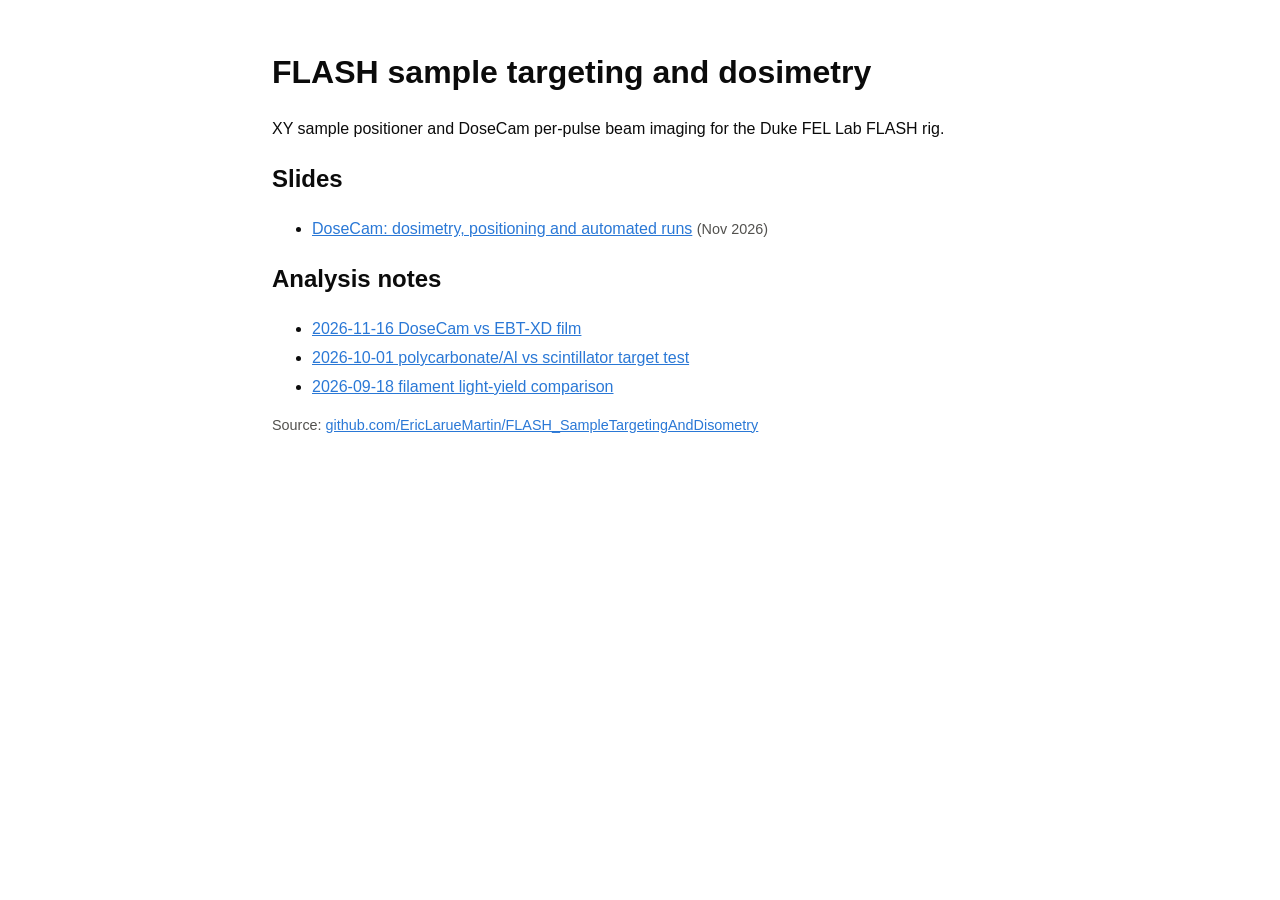
<file: docs/index.html>
<!DOCTYPE html>
<html lang="en">
<head><meta charset="utf-8"><meta name="viewport" content="width=device-width, initial-scale=1">
<title>FLASH sample targeting and dosimetry</title>
<style>body{font-family:"Helvetica Neue",Arial,sans-serif;max-width:46rem;margin:3rem auto;padding:0 1rem;color:#0b0b0b;line-height:1.5}a{color:#2a78d6}li{margin:.3em 0}.m{color:#52514e;font-size:.9em}</style>
</head>
<body>
<h1>FLASH sample targeting and dosimetry</h1>
<p>XY sample positioner and DoseCam per-pulse beam imaging for the Duke FEL Lab FLASH rig.</p>
<h2>Slides</h2>
<ul>
<li><a href="slides/2026-11-dosecam-film/">DoseCam: dosimetry, positioning and automated runs</a> <span class="m">(Nov 2026)</span></li>
</ul>
<h2>Analysis notes</h2>
<ul>
<li><a href="analysis/20261116_film_comparison/README.md">2026-11-16 DoseCam vs EBT-XD film</a></li>
<li><a href="analysis/20261001/README.md">2026-10-01 polycarbonate/Al vs scintillator target test</a></li>
<li><a href="analysis/20260918/README.md">2026-09-18 filament light-yield comparison</a></li>
</ul>
<p class="m">Source: <a href="https://github.com/EricLarueMartin/FLASH_SampleTargetingAndDisometry">github.com/EricLarueMartin/FLASH_SampleTargetingAndDisometry</a></p>
</body></html>
</file>
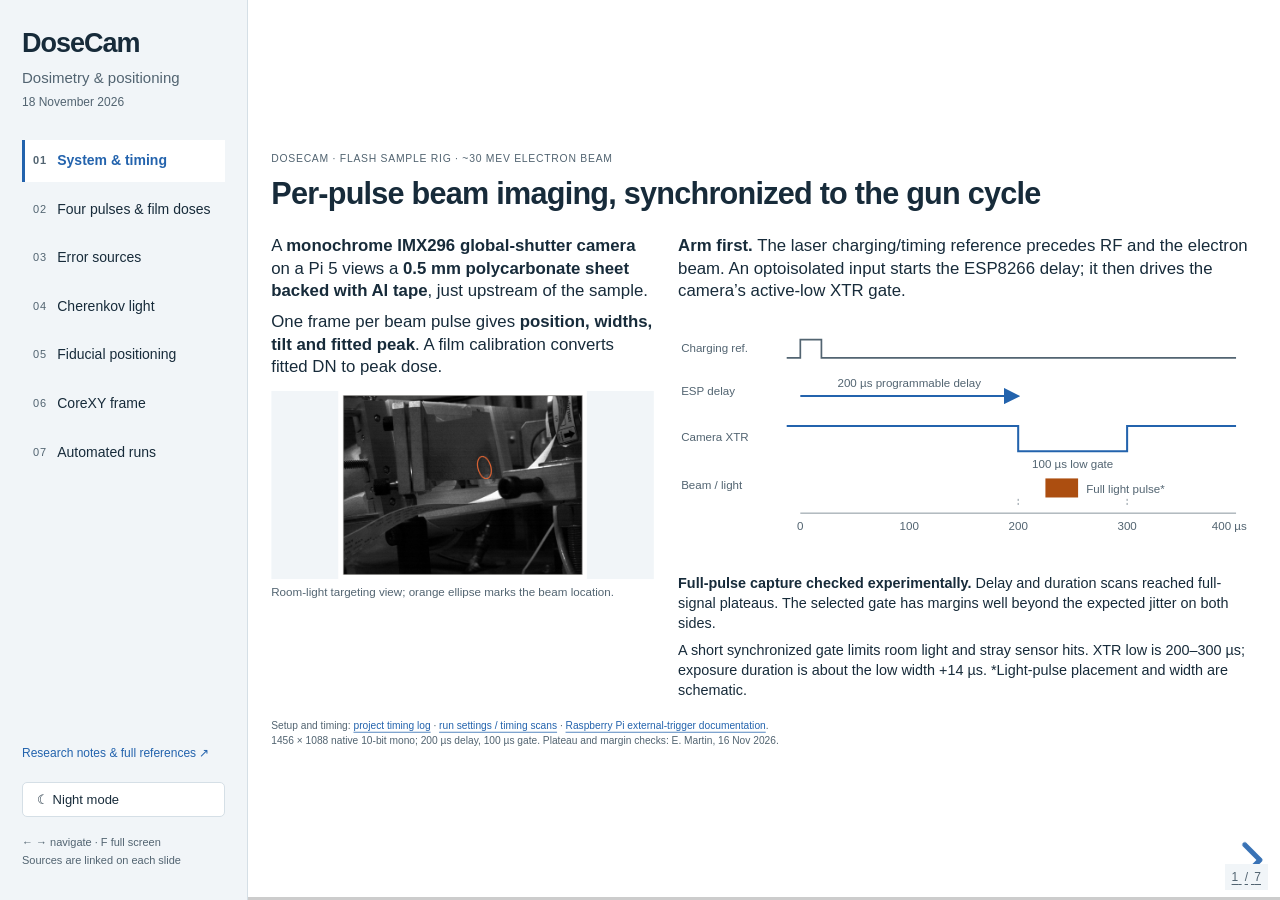
<file: docs/slides/2026-11-dosecam-film/index.html>
<!DOCTYPE html>
<html lang="en" data-theme="day">
<head>
<meta charset="utf-8"><meta name="viewport" content="width=device-width, initial-scale=1">
<title>DoseCam — dosimetry, positioning and automated runs</title>
<link rel="stylesheet" href="../vendor/reveal.js-5.1.0/reset.css">
<link rel="stylesheet" href="../vendor/reveal.js-5.1.0/reveal.css">
<link rel="stylesheet" href="style.css?v=20261118-review">
</head>
<body>
<aside class="outline" aria-label="Presentation outline">
  <a class="brand" href="#/system">DoseCam</a>
  <p class="deck-meta">Dosimetry &amp; positioning<br><span>18 November 2026</span></p>
  <nav aria-label="Slides">
    <a href="#/system" data-slide="0"><span>01</span> System &amp; timing</a>
    <a href="#/comparison" data-slide="1"><span>02</span> Four pulses &amp; film doses</a>
    <a href="#/scatter" data-slide="2"><span>03</span> Error sources</a>
    <a href="#/geometry" data-slide="3"><span>04</span> Cherenkov light</a>
    <a href="#/alignment" data-slide="4"><span>05</span> Fiducial positioning</a>
    <a href="#/corexy" data-slide="5"><span>06</span> CoreXY frame</a>
    <a href="#/automation" data-slide="6"><span>07</span> Automated runs</a>
  </nav>
  <div class="outline-bottom">
    <a href="research.html" target="_blank" rel="noopener">Research notes &amp; full references ↗</a>
    <button id="theme-toggle" type="button" aria-label="Switch to night mode">☾ Night mode</button>
    <p>← → navigate · F full screen<br>Sources are linked on each slide</p>
  </div>
</aside>
<main class="reveal" aria-label="DoseCam presentation"><div class="slides">

<section id="system">
  <p class="eyebrow">DoseCam · FLASH sample rig · ~30 MeV electron beam</p>
  <h1>Per-pulse beam imaging, synchronized to the gun cycle</h1>
  <div class="columns system-layout">
    <div>
      <p>A <b>monochrome IMX296 global-shutter camera</b> on a Pi 5 views a <b>0.5 mm polycarbonate sheet backed with Al tape</b>, just upstream of the sample.</p>
      <p>One frame per beam pulse gives <b>position, widths, tilt and fitted peak</b>. A film calibration converts fitted DN to peak dose.</p>
      <figure class="target-photo"><img src="img/targeting_raw.png" alt="Room-light camera view of the target plate, with an orange ellipse marking the beam position"><figcaption>Room-light targeting view; orange ellipse marks the beam location.</figcaption></figure>
    </div>
    <div>
      <p><b>Arm first.</b> The laser charging/timing reference precedes RF and the electron beam. An optoisolated input starts the ESP8266 delay; it then drives the camera’s active-low XTR gate.</p>
      <svg viewBox="0 0 850 345" role="img" aria-label="Timing relative to laser charging: reference at zero, programmable delay of 200 microseconds, camera XTR low from 200 to 300 microseconds, and the beam-light pulse schematically inside the gate with margins on both sides. Delay and duration scans established a full-signal plateau; the selected margins exceed the expected jitter. Pulse shape and position are schematic.">
        <defs><marker id="delayArrow" markerWidth="8" markerHeight="8" refX="7" refY="4" orient="auto"><path d="M0 0L8 4L0 8" fill="var(--blue)"/></marker></defs>
        <g class="svg-small"><text x="5" y="48">Charging ref.</text><text x="5" y="112">ESP delay</text><text x="5" y="179">Camera XTR</text><text x="5" y="250">Beam / light</text></g>
        <path d="M160 57H180V30H211V57H820" fill="none" stroke="var(--ink2)" stroke-width="2.5"/>
        <path d="M180 113H500" stroke="var(--blue)" stroke-width="3" marker-end="url(#delayArrow)"/>
        <text x="340" y="100" text-anchor="middle" class="svg-small">200 µs programmable delay</text>
        <path d="M160 157H500V194H660V157H820" stroke="var(--blue)" stroke-width="3" fill="none"/>
        <text x="580" y="218" text-anchor="middle" class="svg-small">100 µs low gate</text>
        <rect x="540" y="234" width="48" height="28" fill="var(--orange)"/>
        <text x="600" y="255" class="svg-small">Full light pulse*</text>
        <path d="M500 264V275M660 264V275" stroke="var(--ink2)" stroke-width="1" stroke-dasharray="3 3"/>
        <path d="M180 285H820" fill="none" stroke="var(--ink2)"/>
        <g class="svg-small" text-anchor="middle"><text x="180" y="310">0</text><text x="340" y="310">100</text><text x="500" y="310">200</text><text x="660" y="310">300</text><text x="810" y="310">400 µs</text></g>
      </svg>
      <p class="timing-note"><b>Full-pulse capture checked experimentally.</b> Delay and duration scans reached full-signal plateaus. The selected gate has margins well beyond the expected jitter on both sides.</p>
      <p class="timing-note">A short synchronized gate limits room light and stray sensor hits. XTR low is 200–300 µs; exposure duration is about the low width +14 µs. *Light-pulse placement and width are schematic.</p>
    </div>
  </div>
  <p class="sources">Setup and timing: <a href="../../history/DOSECAM_AGENT_LOG.md" target="_blank">project timing log</a> · <a href="../../analysis/20261116_film_comparison/README.md" target="_blank">run settings / timing scans</a> · <a href="https://www.raspberrypi.com/documentation/accessories/global-shutter-camera.html" target="_blank" rel="noopener">Raspberry Pi external-trigger documentation</a>.<br>1456 × 1088 native 10-bit mono; 200 µs delay, 100 µs gate. Plateau and margin checks: E. Martin, 16 Nov 2026.</p>
</section>

<section id="comparison">
  <p class="eyebrow">13 October 2026 · EBT-XD lot 06092501 · 24-hour film readout</p>
  <h1>Four pulses near 40 Gy set the camera dose scale</h1>
  <figure class="frame-figure"><img src="img/frames.png" alt="Four beam images on a common color scale. Cyan ellipses show the Gaussian fits for wells B1, A1, A2 and A3 in pulse order."><figcaption>All four images use the same intensity scale. Solid and dashed cyan ellipses mark one and two fitted standard deviations. A 3 × 3 median filter is used for display.</figcaption></figure>
  <table class="comparison-table">
    <thead><tr><th scope="col">Pulse / well</th><th scope="col">Fit peak ± nominal 1σ (DN)</th><th scope="col">Camera peak (Gy)</th><th scope="col">Film peak (Gy)</th><th scope="col">Difference from film</th></tr></thead>
    <tbody>
    <tr><td>1 / B1</td><td>42.24 ± 0.16</td><td>39.99</td><td><b>40.94</b></td><td>−2.33%</td></tr>
    <tr><td>2 / A1</td><td>42.92 ± 0.17</td><td>40.63</td><td><b>39.61</b></td><td>+2.57%</td></tr>
    <tr><td>3 / A2</td><td>42.45 ± 0.15</td><td>40.19</td><td><b>39.75</b></td><td>+1.11%</td></tr>
    <tr><td>4 / A3</td><td>41.40 ± 0.15</td><td>39.19</td><td><b>39.70</b></td><td>−1.28%</td></tr>
    </tbody>
  </table>
  <p class="takeaway comparison-summary">The mean camera peak divided by the mean film dose gives <b>1.0563 DN/Gy</b>. The camera/film ratios have a <b>2.23% sample SD relative to their mean</b> across these same four calibration shots.</p>
  <p class="sources">Film dosimetry by J. Sherman. <a href="../../analysis/20261014/crosscal_fits_PolyAlDosCal_000006.csv" target="_blank" rel="noopener">Archived fits</a> · <a href="../../analysis/20261116_film_comparison/scripts/peak_fit_uncertainty.csv" target="_blank" rel="noopener">Peak standard errors</a> · <a href="../../analysis/20261116_film_comparison/REVIEW_uncertainties.md" target="_blank" rel="noopener">Calibration and film readings</a></p>
</section>

<section id="scatter">
  <p class="eyebrow">Four-pulse calibration near 40 Gy</p>
  <h1>What limits the peak dose measurement?</h1>
  <table class="error-table">
    <thead><tr><th scope="col">Source</th><th scope="col">Size or status</th><th scope="col">Evidence from the run or the literature</th></tr></thead>
    <tbody>
    <tr><td><b>Camera peak fit</b></td><td><b>0.35–0.39%</b> nominal 1σ</td><td>The fit includes photon and background noise together. Its reported error assumes independent pixels. Neighboring residuals show spatial structure. <a href="../../analysis/20261116_film_comparison/scripts/peak_fit_uncertainty.csv" target="_blank" rel="noopener">Fit results</a></td></tr>
    <tr><td><b>Masking threshold*</b></td><td><b>≤0.08 percentage points</b></td><td>Largest change in one shot’s camera–film difference from the 40 DN default, after recalibrating at each threshold tested from 20 to 60 DN. <a href="../../analysis/20261116_film_comparison/scripts/production_fit_sensitivity_audit.py" target="_blank" rel="noopener">Fit audit</a></td></tr>
    <tr><td><b>Aluminum-tape target</b></td><td>Unquantified</td><td>The centroid moved up to <b>10.7 pixels</b>. Tape contact and reflectivity likely vary across the sheet. Their effect on collected light is unmeasured.</td></tr>
    <tr><td><b>Gate timing</b></td><td>Full pulse expected</td><td>Delay and duration scans both reached full-signal plateaus. The operating margins exceeded the expected timing jitter.</td></tr>
    <tr><td><b>Film dose calibration</b></td><td><b>~3%</b> published benchmark (k = 1)</td><td>The workbook reports intensity SD. Absolute uncertainty for these wells is unreported. Published budgets depend on the film and scanner protocol. <a href="https://doi.org/10.1002/mp.70022" target="_blank" rel="noopener">Jung, Table 4</a> · <a href="https://doi.org/10.1002/pro6.1236" target="_blank" rel="noopener">Raj, Table 1</a></td></tr>
    <tr><td><b>Film dose-rate response</b></td><td>Minor caveat</td><td>At HIGS, EBT-XD and alanine agreed within <b>~2.5% on average</b> for 11 single pulses near 30 Gy. Other electron studies found <a href="https://doi.org/10.3389/fphy.2025.1474416" target="_blank" rel="noopener">overresponse</a> or <a href="https://doi.org/10.1016/j.ejmp.2026.105723" target="_blank" rel="noopener">no clear trend</a> under different pulse conditions. <a href="https://eprbiodose2026.org/doc/EPRBioDose2026_Abstract_Book_Final_Website_Version.pdf#page=95" target="_blank" rel="noopener">Sherman et al., P51</a></td></tr>
    </tbody>
  </table>
  <p class="takeaway">A shared film calibration error would shift all four camera doses together. The <b>2.23% shot-to-shot ratio scatter</b> cannot reveal that shift.</p>
  <p class="sources">*Using one fixed masking rule during calibration and later measurements eliminates operator choice. A common change in fitted amplitude cancels in calibration.<br><a href="../../analysis/20261116_film_comparison/REVIEW_uncertainties.md" target="_blank" rel="noopener">Full uncertainty review and methods</a> · <a href="https://doi.org/10.3390/app15148101" target="_blank" rel="noopener">Cayley et al.</a> · <a href="https://doi.org/10.1002/acm2.13270" target="_blank" rel="noopener">Szpala et al.</a> · <a href="https://doi.org/10.1002/mp.14497" target="_blank" rel="noopener">AAPM TG-235</a></p>
</section>

<section id="geometry">
  <p class="eyebrow">30 MeV electrons · n ≈ 1.585 · angles measured from the sheet normal</p>
  <h1>Primary Cherenkov light should be internally reflected</h1>
  <div class="columns geometry">
    <div>
      <svg viewBox="0 0 690 500" role="img" aria-label="Cross-section: a near-normal electron beam creates a Cherenkov cone with a 51-degree half-angle. A flat aluminum backing reflects the rays to the polycarbonate-air face. Their incidence exceeds the 39-degree critical angle, so they are totally internally reflected.">
        <defs><marker id="beamArrow" markerWidth="8" markerHeight="8" refX="7" refY="4" orient="auto"><path d="M0 0L8 4L0 8" fill="var(--blue)"/></marker></defs>
        <rect x="410" y="50" width="86" height="390" fill="var(--pc)" stroke="var(--rule)" stroke-width="2"/>
        <rect x="496" y="50" width="12" height="390" fill="var(--ink2)"/>
        <text x="408" y="30" class="svg-label">PC</text><text x="516" y="70" class="svg-label">Flat Al</text>
        <text x="288" y="430" class="svg-small">Air</text><text x="416" y="465" class="svg-small">Thickness exaggerated</text>
        <path d="M90 290H650" stroke="var(--blue)" stroke-width="3" fill="none" marker-end="url(#beamArrow)"/>
        <text x="75" y="321" class="svg-label">30 MeV electron →</text>
        <circle cx="453" cy="290" r="5" fill="var(--ink)"/>
        <path d="M453 290L496 237L410 131L473 53" fill="none" stroke="var(--orange)" stroke-width="4"/>
        <path d="M453 290L496 343L420 437" fill="none" stroke="var(--orange)" stroke-width="3" opacity=".55"/>
        <path d="M410 131H365" stroke="var(--ink2)" stroke-dasharray="5 5" fill="none"/>
        <text x="520" y="221" class="svg-label" fill="var(--orange)">51° cone ray</text>
        <text x="178" y="104" class="svg-label" fill="var(--orange)">51° &gt; 39°</text>
        <text x="178" y="130" class="svg-small">Total internal reflection</text>
        <path d="M375 121L410 131" stroke="var(--ink2)" fill="none"/>
        <text x="69" y="377" class="svg-small" fill="var(--orange)">Orange: ideal primary Cherenkov path</text>
        <text x="69" y="402" class="svg-small">The primary cone is outside the escape cone.</text>
      </svg>
    </div>
    <div>
      <p><b>Cone half-angle:</b> cos θ<sub>C</sub> = 1/(βn) → <b>50.9°</b> for β = 0.99986, n = 1.585. <a href="https://pdg.lbl.gov/2024/reviews/rpp2024-rev-particle-detectors-accel.pdf#page=17" target="_blank" rel="noopener">[3]</a></p>
      <p><b>Escape limit:</b> θ<sub>crit</sub> = sin⁻¹(1/n) = <b>39.1°</b>. A 51° ray would require sin θ<sub>air</sub> = <b>1.23</b>; it cannot refract into air. <a href="https://openstax.org/books/college-physics/pages/25-4-total-internal-reflection" target="_blank" rel="noopener">[4]</a></p>
      <p>A flat, parallel Al backing preserves the ray angle. At this refractive index the first rays can escape above <b>11.8° of sheet tilt</b>. With the sheet within a few degrees of normal, the entire ideal primary cone remains above the escape limit.</p>
    </div>
  </div>
  <p class="takeaway">For this geometry, primary Cherenkov light should remain inside the sheet after a flat Al reflection. Undoped PC can also produce scintillation light. <a href="https://www.jstage.jst.go.jp/article/jhps/49/2/49_98/_pdf" target="_blank" rel="noopener">[5]</a></p>
  <p class="sources">[3] PDG (2024), §35.5, Eq. 35.5. [4] OpenStax, §25.4, Snell’s law and total internal reflection. Tilt boundary θ<sub>C</sub> − θ<sub>crit</sub> ≈ 11.8° at n = 1.585.<br>[5] Nakamura et al. (2014), <a href="https://doi.org/10.5453/jhps.49.98" target="_blank" rel="noopener">doi:10.5453/jhps.49.98</a>: intrinsic PC emission. Reflection diagram assumes smooth, parallel faces and near-normal primary tracks.</p>
</section>

<section id="alignment">
  <p class="eyebrow">Feature contrast observed · fiducial calibration and monitoring planned</p>
  <h1>Add fiducials to calibrate and monitor target position</h1>
  <div class="columns alignment-examples">
    <figure>
      <h2>Pulse 2 · A1</h2>
      <svg viewBox="40 381 383 313" role="img" aria-label="Contrast-enhanced pulse 2 image showing dark parallel target features below the masked beam region. Cyan ellipses mark the fitted beam location.">
        <image href="../../analysis/20261014/positions_suppressed.png" width="1302" height="714"/>
      </svg>
      <figcaption>Dark parallel features are visible just below the beam.</figcaption>
    </figure>
    <figure>
      <h2>Pulse 4 · A3</h2>
      <svg viewBox="902 381 383 313" role="img" aria-label="Contrast-enhanced pulse 4 image showing a bright L-shaped target or holder feature below and left of the masked beam region. Cyan ellipses mark the fitted beam location.">
        <image href="../../analysis/20261014/positions_suppressed.png" width="1302" height="714"/>
      </svg>
      <figcaption>A bright L-shaped target / holder feature is also visible.</figcaption>
    </figure>
  </div>
  <div class="columns fiducial-plan">
    <p><b>Calibrate:</b> Add fiducial features at known target positions. Use them to calibrate image scale, orientation and perspective in the DoseCam view.</p>
    <p><b>Monitor:</b> Track the fiducials relative to the beam centroid and a reference pose. Flag target shifts or rotation during operation.</p>
  </div>
  <p class="small">The images show existing feature contrast, not installed fiducials. Fiducial tracking and alignment precision are planned work.</p>
  <p class="sources">13 Oct 2026, individual 100 µs exposures. <a href="../../analysis/20261014/positions_suppressed.png" target="_blank">Original analysis</a> · <a href="../../analysis/20261014/analysis_scripts.tgz" target="_blank">processing scripts (shift.py)</a> · <a href="../../analysis/20261116_film_comparison/README.md#alignment-image-provenance" target="_blank">provenance and fiducial plan</a>.<br>Same pixel crop, separate contrast stretches. Gaussian smoothing σ = 6 px; beam region masked to 3.5σ (white), cyan = beam location. Sharpie attribution unconfirmed. Fiducial plan: E. Martin, 17 Nov 2026.</p>
</section>

<section id="corexy">
  <p class="eyebrow">Mechanical replacement · CoreXY-style belt drive · design in progress</p>
  <h1>Keep the motion inside a frame</h1>
  <div class="columns corexy-layout">
    <figure class="corexy-figure">
      <svg viewBox="20 175 985 640" role="img" aria-label="CoreXY v0.7 assembly with three sample holders on the crossrail, two stepper motors, and rod and bearing mounts at the ends of the rail.">
        <image href="img/corexy_cad.png?v=0.7" width="1024" height="1024"/>
      </svg>
      <figcaption>CoreXY v0.7 · 18 Nov 2026. The three holders ride on the crossrail. The updated frame includes 100 mm LM8UU mounts and attachments for the 8 mm rods.</figcaption>
    </figure>
    <div class="upgrade-copy">
      <p>Replace the actuator with <b>CoreXY motion inside a fixed frame</b>, reducing exposure to bumps that could shift the target.</p>
      <div class="torque-estimate">
        <h2>Planned moving load ~2.43 kg · 2× margin</h2>
        <p class="torque-result"><b>~0.22 N·m if one motor carries the heavier side</b></p>
        <p class="torque-assumptions"><b>Shifted group ~0.814 kg:</b> 3 × 75 g holders, 9 × 30 g mice <a href="https://www.jax.org/jax-mice-and-services/strain-data-sheet-pages/body-weight-chart-000664" target="_blank" rel="noopener">[10]</a>, 9 × 15 g capped tubes <a href="https://sustainability.sarstedt.com/en/US/c/life-science/sample-handling/reagent-and-centrifuge-tubes/p/screw-cap-tubes-with-conical-base/62.548.101" target="_blank" rel="noopener">[11]</a> and 2 × 92 g MGN15H carriages <a href="https://hiwin.com/wp-content/uploads/2026/08/HIWIN-Linear-Guideway-Catalog-1.pdf#page=91" target="_blank" rel="noopener">[12]</a>, shared 70/30.</p>
        <p class="torque-assumptions"><b>Balanced hardware ~1.615 kg:</b> 1 m rail (1.060 kg) <a href="https://hiwin.com/wp-content/uploads/2026/08/HIWIN-Linear-Guideway-Catalog-1.pdf#page=91" target="_blank" rel="noopener">[12]</a>, 1.2 m MakerBeamXL (0.356 kg) <a href="https://www.makerbeam.com/blogs/makerbeam/specifications-makerbeam-and-openbeam/" target="_blank" rel="noopener">[13]</a>, 4 pulleys, 3.2 m belt, 4 LM8UU, 24 g printed bearing brackets, 4 L brackets and fasteners (~0.199 kg combined) <a href="../../analysis/20261116_film_comparison/README.md#balanced-moving-hardware" target="_blank">[9]</a>, shared 50/50.</p>
        <p class="torque-specs"><b>STEPPERONLINE 17HS15-1504S-X1:</b> <b>0.45 N·m rated holding torque</b> at 1.5 A/phase <a href="https://omc-stepperonline.com/download/17HS15-1504S-X1.pdf" target="_blank" rel="noopener">[6]</a>. EASON TB6600 driver, 12 V / 5 A supply <a href="https://www.amazon.com/dp/B08SG7L54W" target="_blank" rel="noopener">[8]</a>.</p>
        <p class="torque-caveat">Assigning each side’s support load to one motor gives <b>0.22 and 0.16 N·m</b> at 2× margin (6.38 mm radius, 80% efficiency). The belt path and guide reactions determine the actual shaft loads. The published <a href="https://files.omc-stepperonline.com/17HS15-1504S-X1_Torque_Curve.pdf" target="_blank" rel="noopener">running-torque curve</a> uses 24 V and a different driver. <a href="https://www.klipper3d.org/Kinematics.html#corexy-robots" target="_blank" rel="noopener">CoreXY kinematics</a></p>
      </div>
    </div>
  </div>
  <p class="sources"><a href="https://github.com/EricLarueMartin/FLASH_SampleTargetingAndDisometry/blob/main/docs/analysis/20261116_film_comparison/README.md#rig-upgrade-slides" target="_blank" rel="noopener">Fusion and STEP export details</a> · [9] <a href="../../analysis/20261116_film_comparison/README.md#corexy-torque-estimate" target="_blank">complete mass ledger, primary sources and torque calculation</a> · [6] <a href="https://www.omc-stepperonline.com/3pcs-nema-17-bipolar-45ncm-63-74oz-in-1-5a-42x42x39mm-4-wires-w-1m-pin-connector-3-17hs15-1504s-x1" target="_blank" rel="noopener">motor specifications</a> · [7] <a href="https://files.omc-stepperonline.com/17HS15-1504S-X1_Torque_Curve.pdf" target="_blank" rel="noopener">torque–speed curve</a>.<br>Masses are estimates except the user-reported 24 g printed brackets. Small pulleys, L brackets and fasteners use stated allowances. 70/30 endpoint sharing and 80% efficiency are assumptions. The motor rating is holding torque.</p>
</section>

<section id="automation">
  <p class="eyebrow">Existing Motion / Run interface · illustrative movement and pulse plan</p>
  <h1>Use the web GUI to plan motion and pulse delivery</h1>
  <figure class="run-gui-figure">
    <a href="examples/run-plan.html" target="_blank" rel="noopener" aria-label="Open the full offline example of the existing Run GUI">
      <svg viewBox="14 140 1223 560" role="img" aria-label="Existing Run GUI with an illustrative two-plate plan. Six selected target positions are connected by numbered orange route arrows; the table specifies pulses and delays. Plan path, Run and ABORT controls are visible but disabled in this offline example.">
        <image href="img/run_plan_gui.png" width="1264" height="1135"/>
      </svg>
    </a>
    <figcaption><b>Example:</b> 6 positions, 12 pulses, 1000 ms spacing. Orange arrows show the visit order and return to access. Click for the full GUI example.</figcaption>
  </figure>
  <p class="sources">Existing <a href="https://github.com/EricLarueMartin/FLASH_SampleTargetingAndDisometry/blob/main/motor_control/templates/run.html" target="_blank" rel="noopener">Run interface</a> and <a href="https://github.com/EricLarueMartin/FLASH_SampleTargetingAndDisometry/blob/main/motor_control/sequencer.py" target="_blank" rel="noopener">movement planner / sequencer</a> · <a href="examples/run-plan.html" target="_blank" rel="noopener">offline example</a> · <a href="../../analysis/20261116_film_comparison/README.md#rig-upgrade-slides" target="_blank">provenance</a>.<br>Authentic GUI rendering with illustrative selections and route estimates; controls disabled, no run performed. Current plans specify positions, pulse counts and spacing. Measured-Gy feedback and fiducial checks remain planned.</p>
</section>

</div></main>
<script src="../vendor/reveal.js-5.1.0/reveal.js"></script>
<script>
const themeButton = document.getElementById('theme-toggle');
function setTheme(theme) {
  document.documentElement.dataset.theme = theme;
  themeButton.textContent = theme === 'night' ? '☀ Day mode' : '☾ Night mode';
  themeButton.setAttribute('aria-label', 'Switch to ' + (theme === 'night' ? 'day' : 'night') + ' mode');
  try { localStorage.setItem('dosecam-deck-theme', theme); } catch (_) {}
}
let savedTheme; try { savedTheme = localStorage.getItem('dosecam-deck-theme'); } catch (_) {}
setTheme(savedTheme || (matchMedia('(prefers-color-scheme: dark)').matches ? 'night' : 'day'));
themeButton.addEventListener('click', () => setTheme(document.documentElement.dataset.theme === 'night' ? 'day' : 'night'));
Reveal.initialize({hash:true, width:1280, height:790, margin:0.045, transition:'none', slideNumber:'c/t', center:true, controls:true, progress:true});
function updateOutline() {
  const index = Reveal.getIndices().h;
  document.querySelectorAll('nav [data-slide]').forEach(a => {
    if (Number(a.dataset.slide) === index) a.setAttribute('aria-current','page'); else a.removeAttribute('aria-current');
  });
}
Reveal.on('ready', updateOutline); Reveal.on('slidechanged', updateOutline);
</script>
</body></html>
</file>
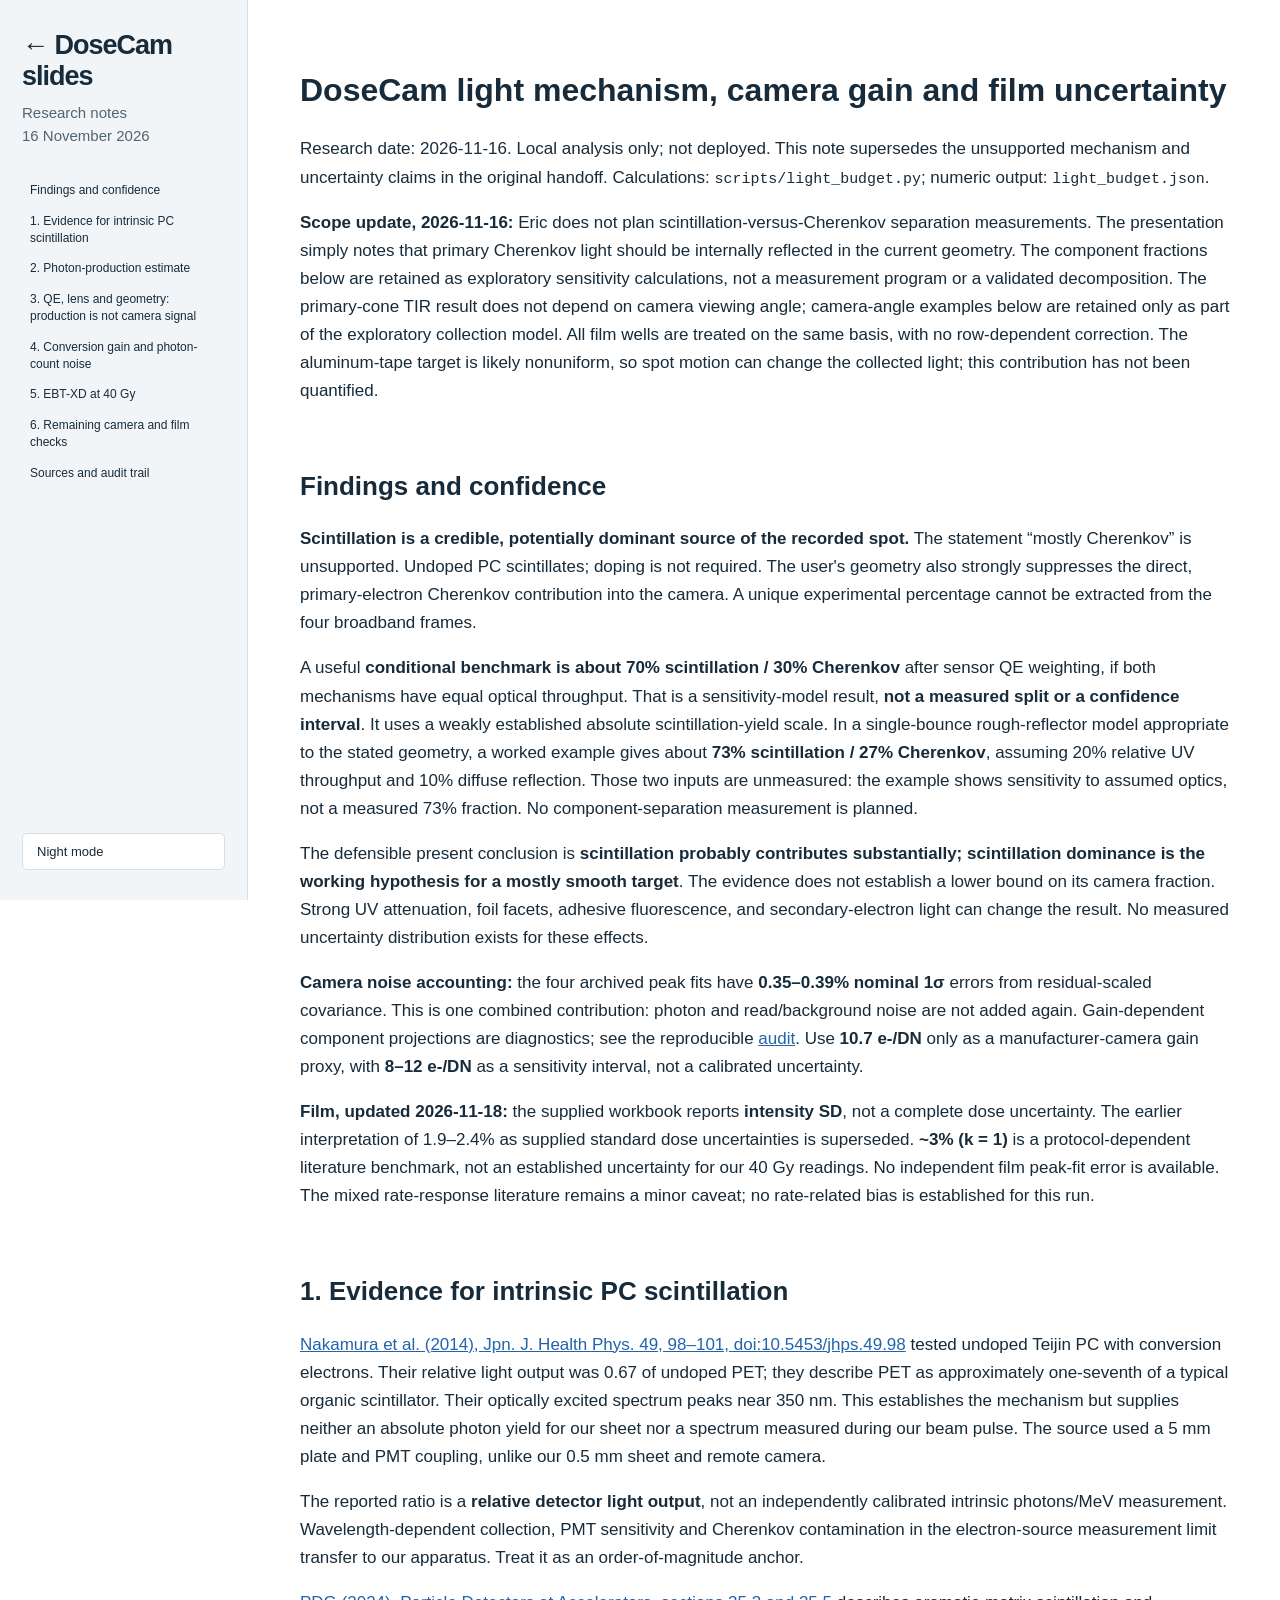
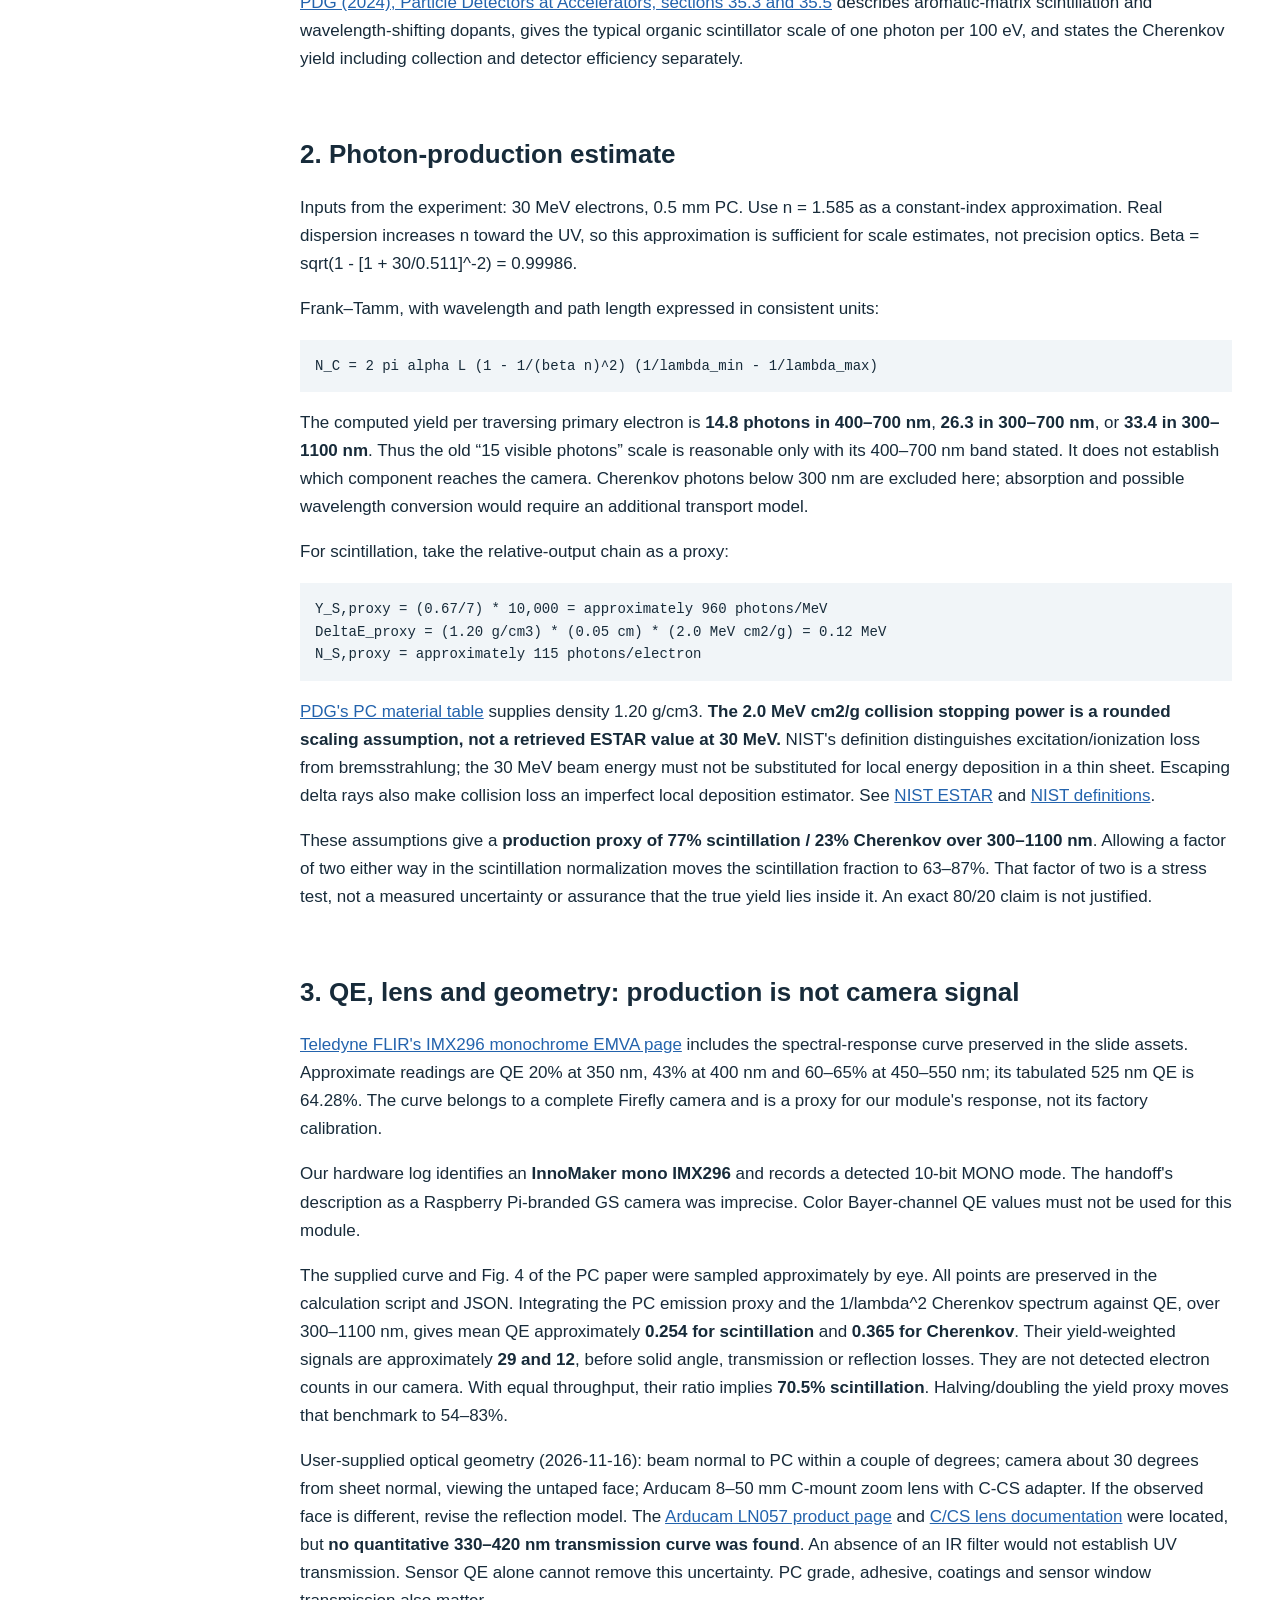
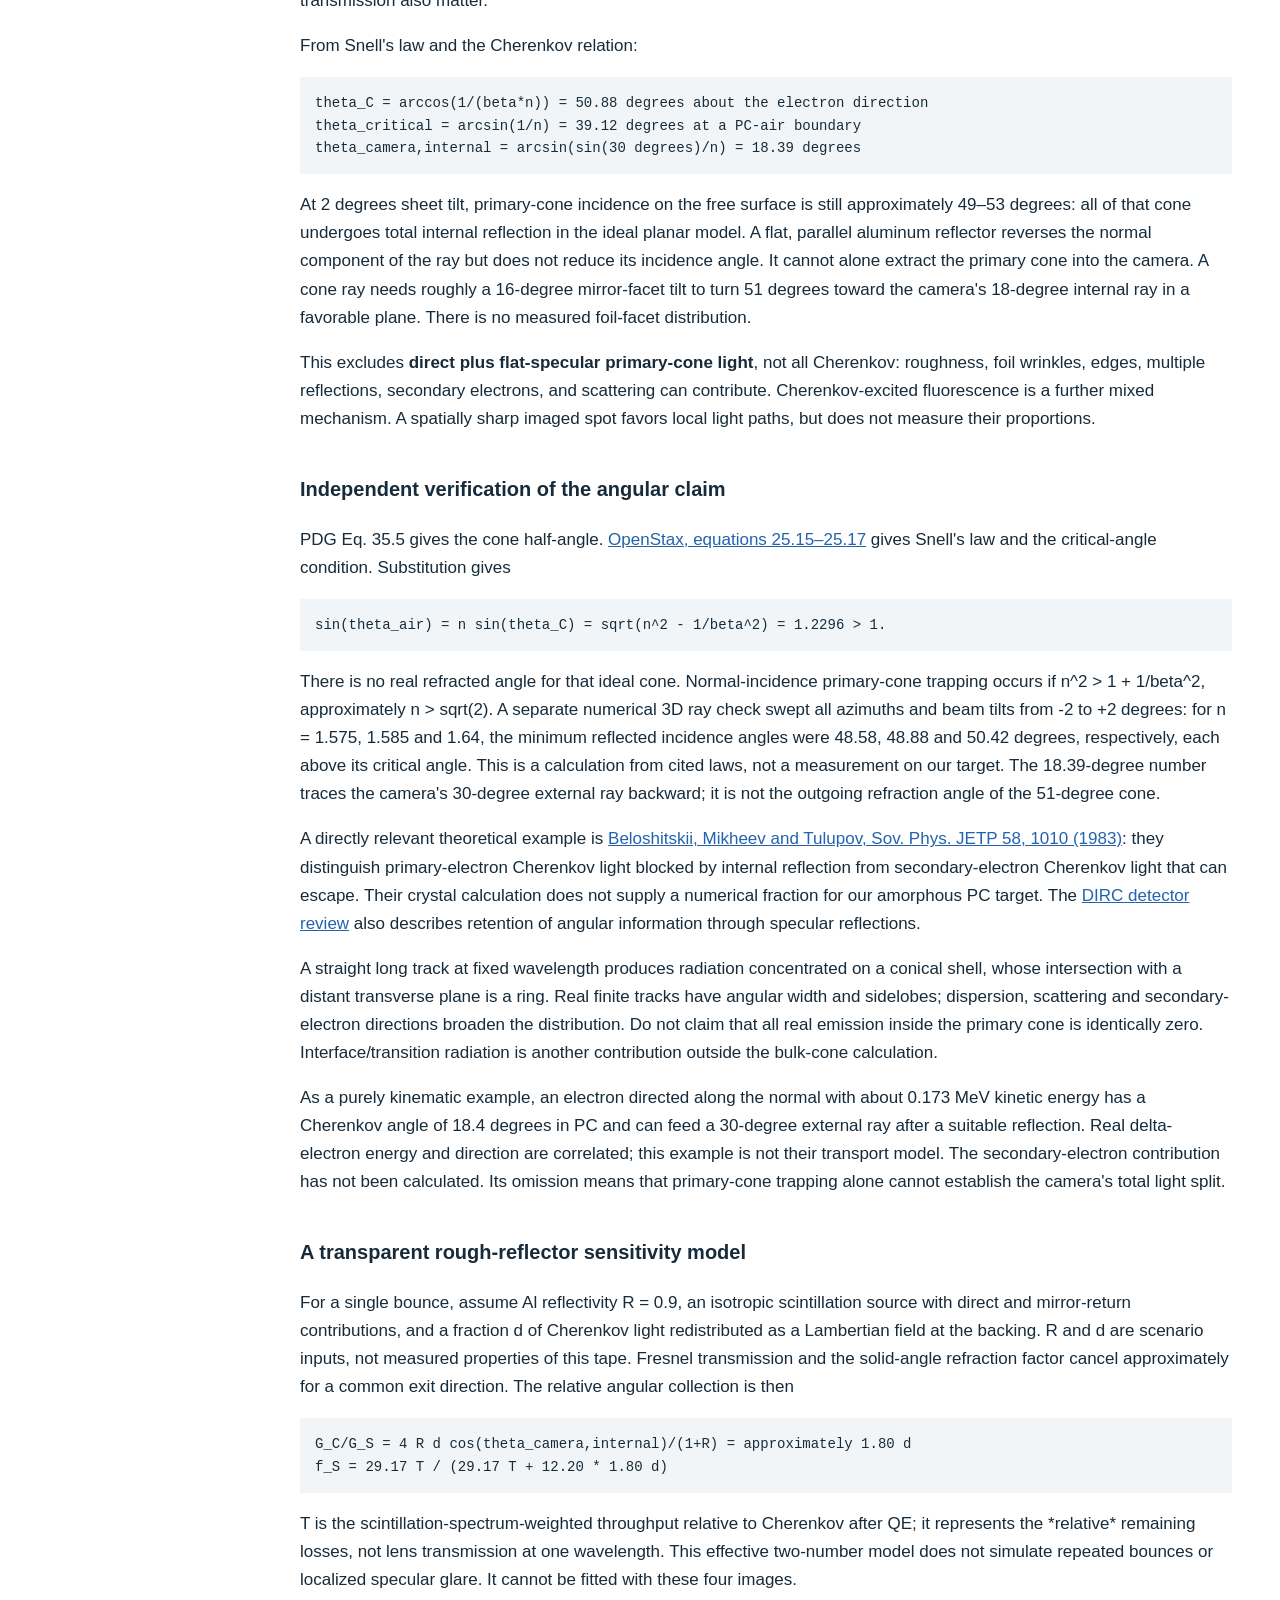
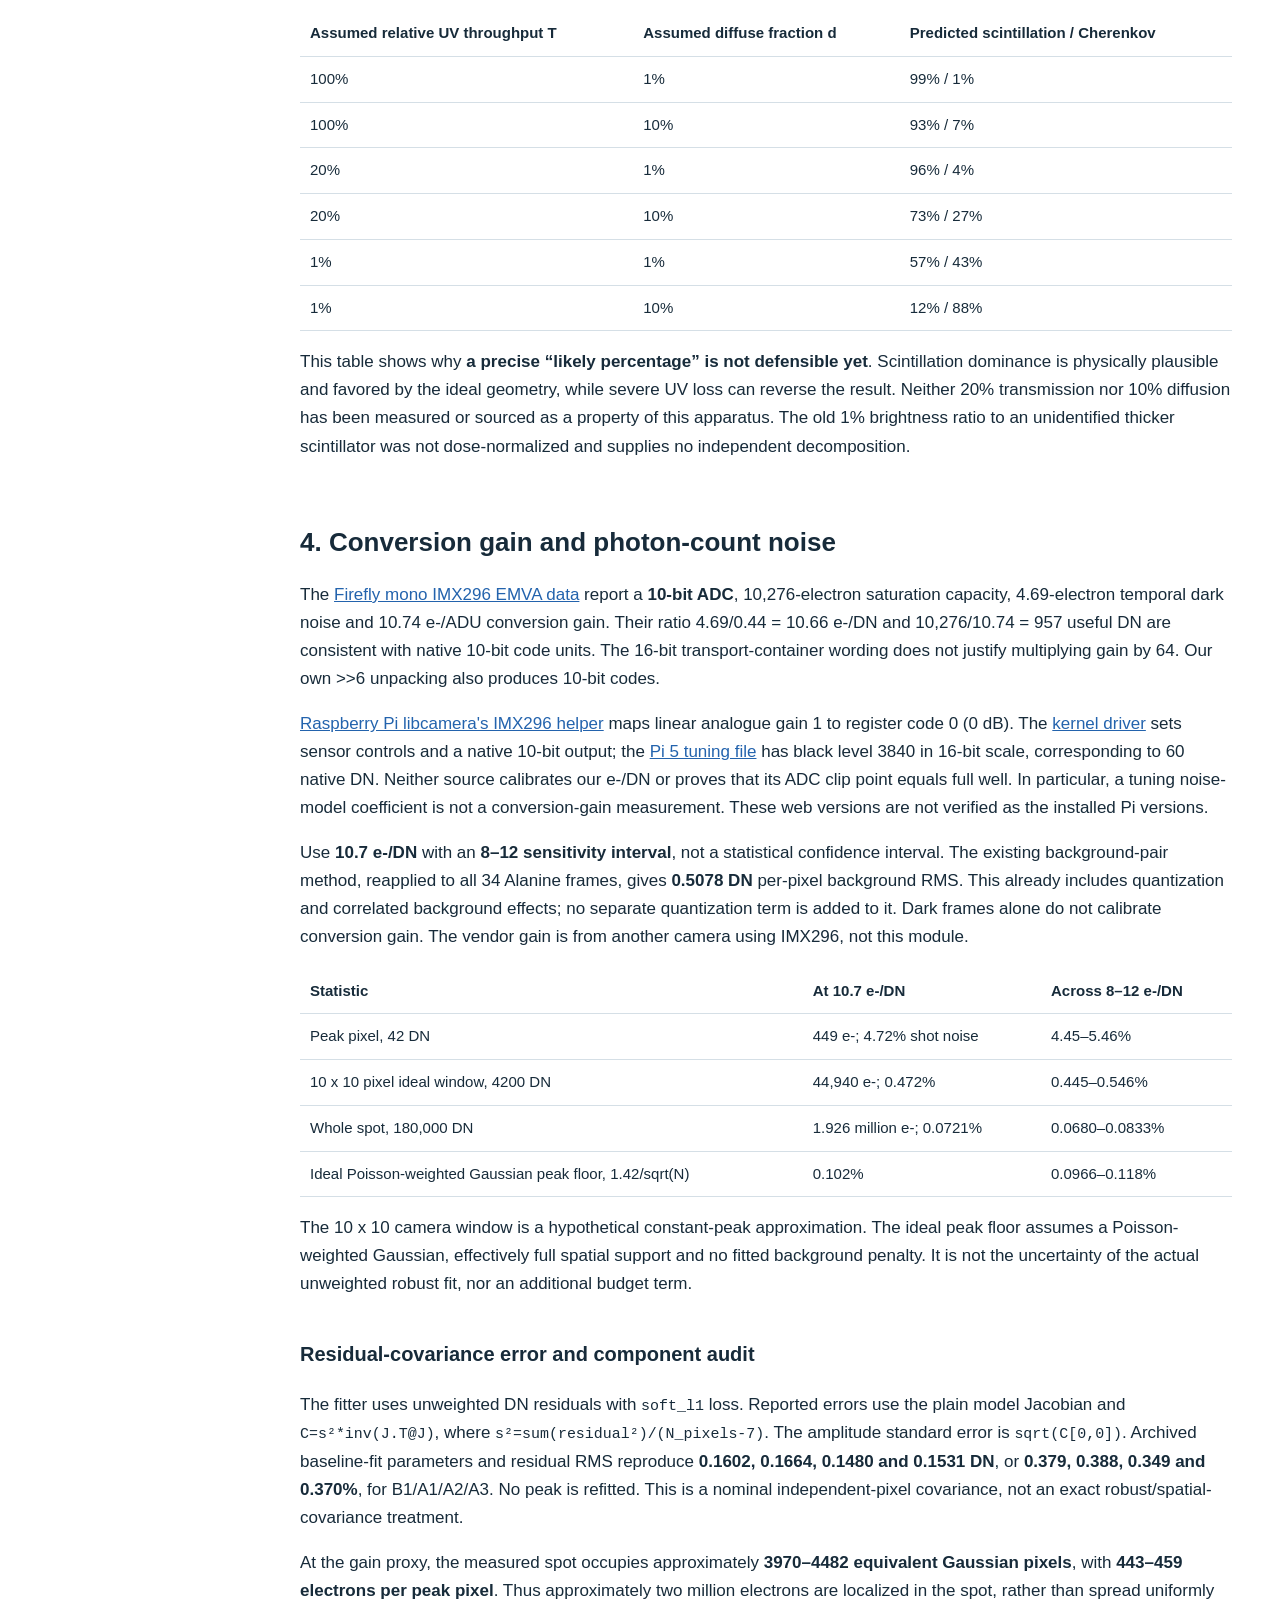
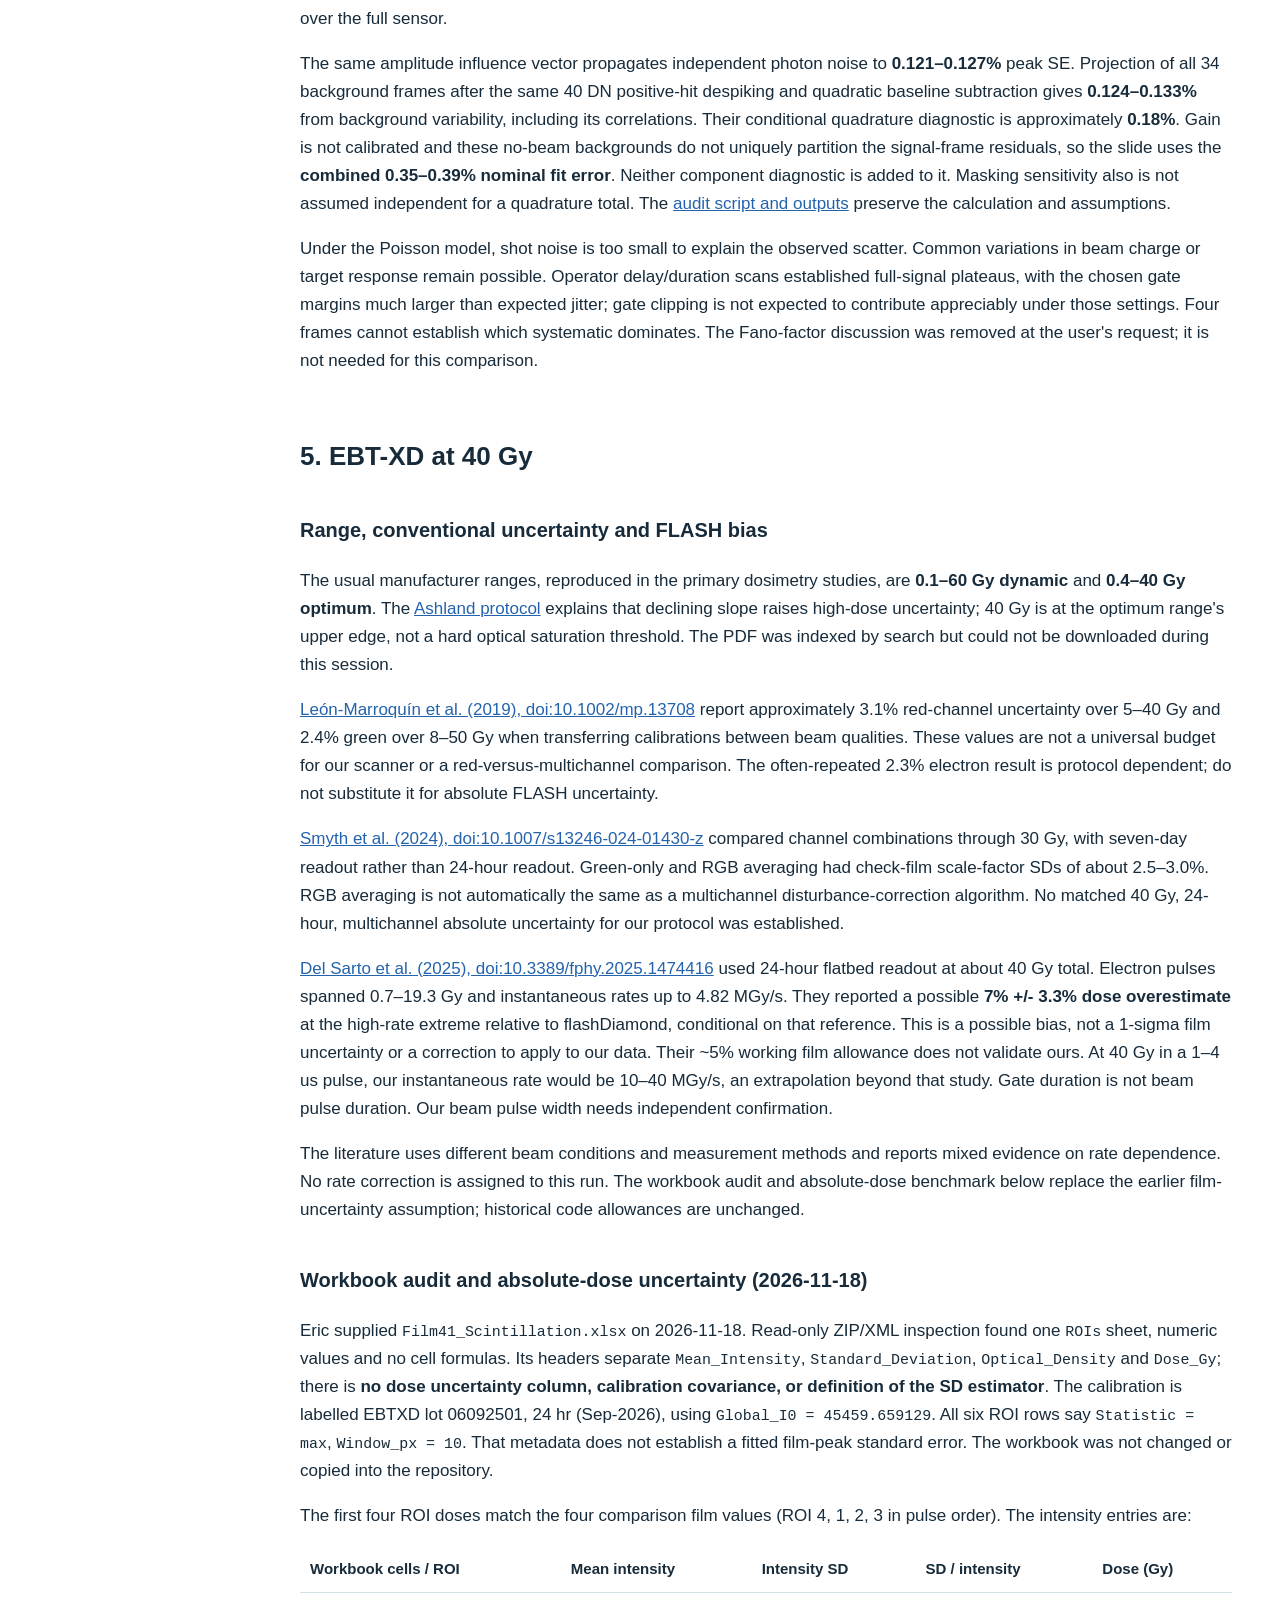
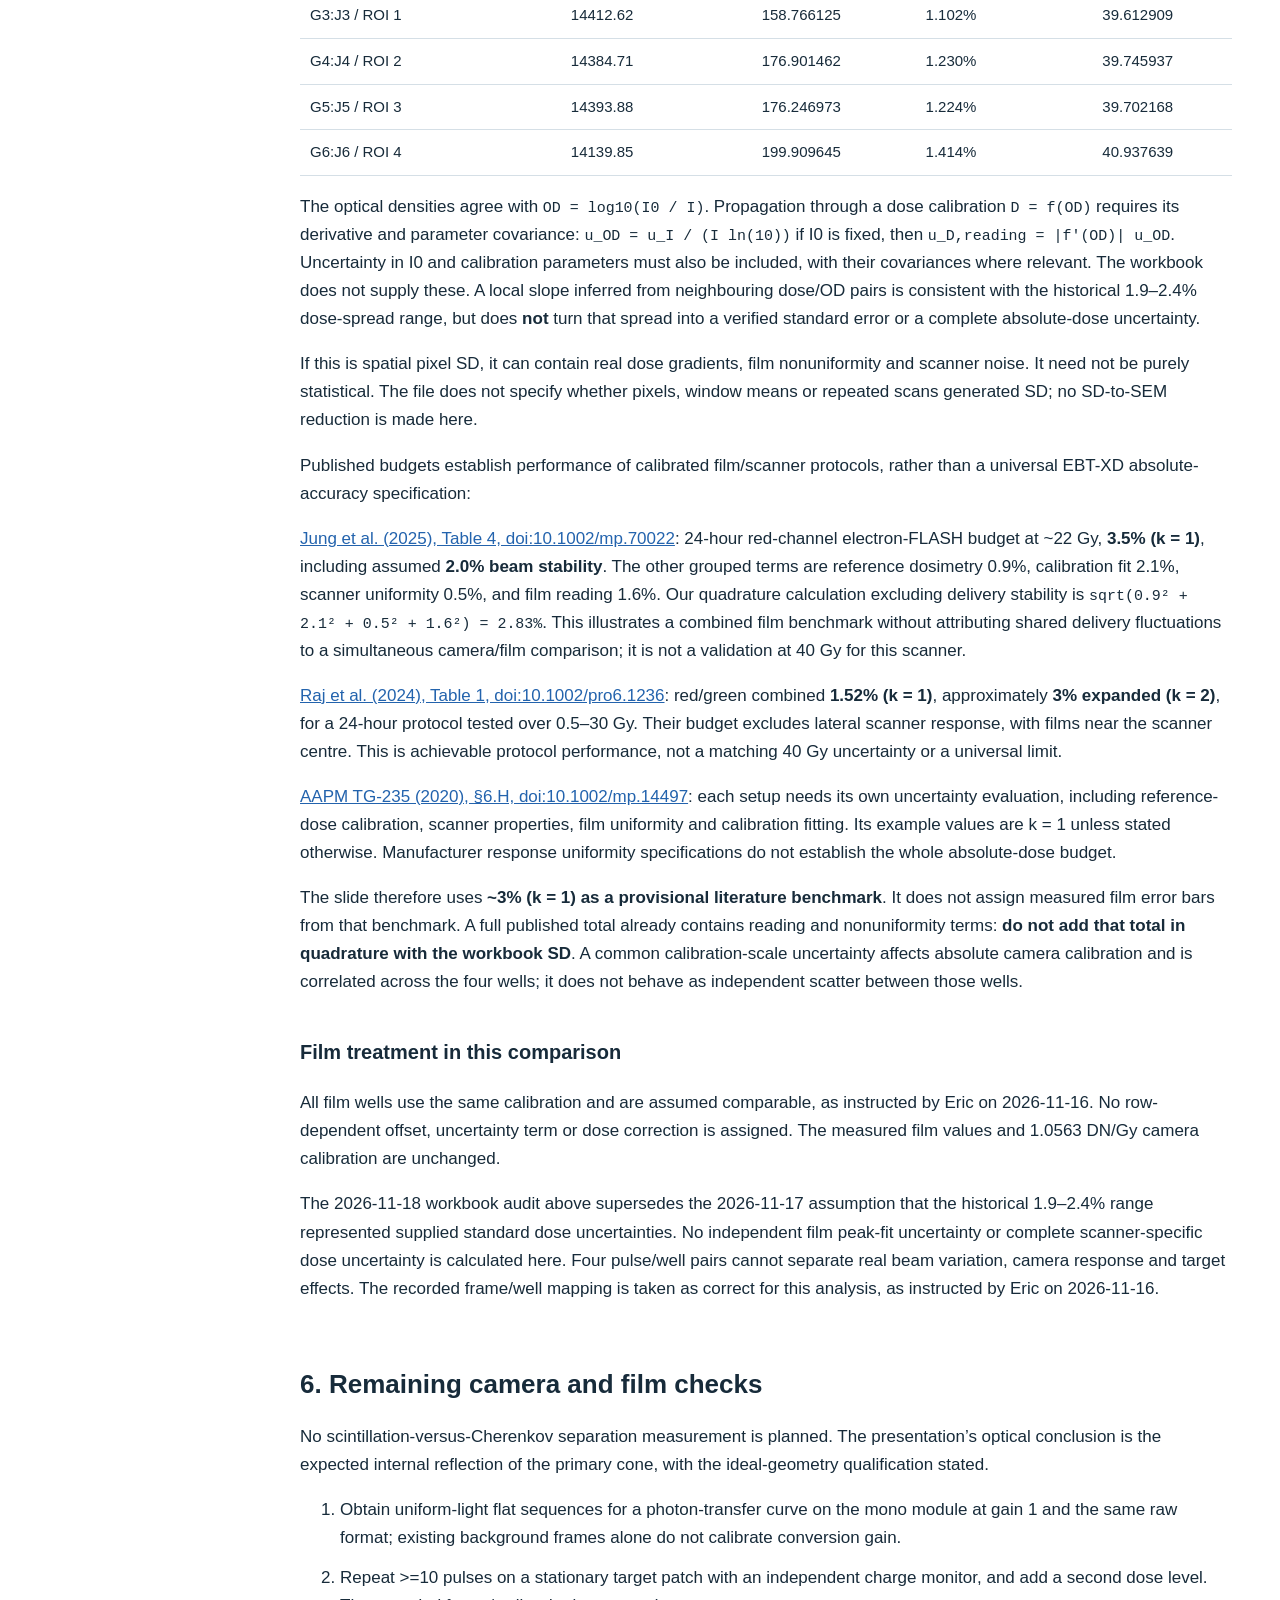
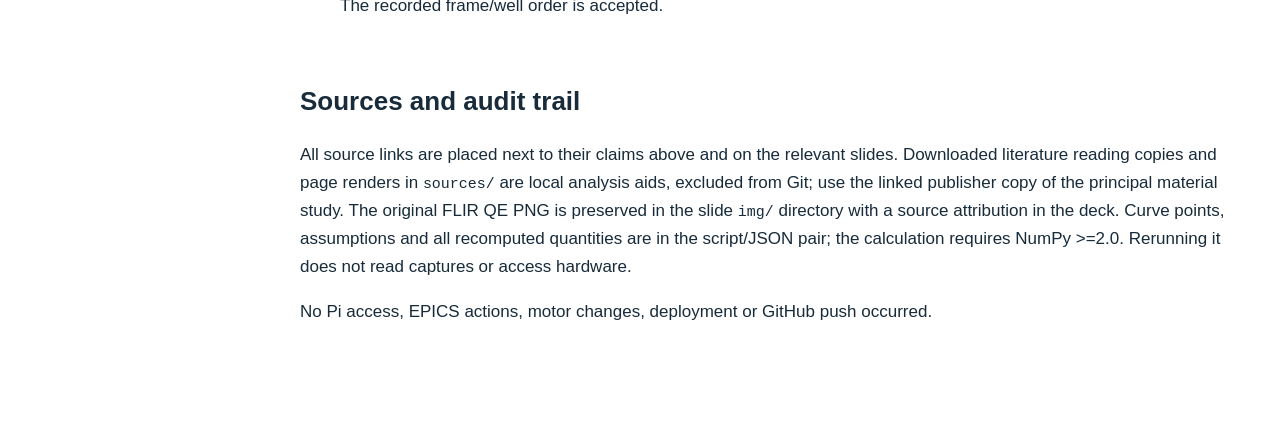
<file: docs/slides/2026-11-dosecam-film/research.html>
<!doctype html><html lang="en" data-theme="day"><head><meta charset="utf-8">
<meta name="viewport" content="width=device-width,initial-scale=1"><title>DoseCam research notes</title>
<link rel="stylesheet" href="style.css"><style>
html,body{height:auto;overflow:auto}.notes{max-width:1040px;margin:0 auto;padding:44px 48px 90px 300px;box-sizing:content-box;line-height:1.65;font-size:17px}.notes h1{font-size:32px;line-height:1.2}.notes h2{margin-top:2.5em;line-height:1.3;font-size:26px;scroll-margin-top:25px}.notes h3{font-size:20px;margin-top:2em}.notes a{color:var(--blue)}.notes pre{background:var(--nav);padding:15px;white-space:pre-wrap;overflow-wrap:anywhere;font-size:14px;line-height:1.6}.notes code{font-size:.88em;overflow-wrap:anywhere}.notes table{border-collapse:collapse;width:100%;font-size:15px}.notes td,.notes th{padding:10px;border-bottom:1px solid var(--rule);text-align:left}.notes li{margin-bottom:12px}.outline nav a{font-size:12px}.outline nav{gap:0}.outline nav a{padding:7px 5px}
@media(max-width:900px){.notes{padding-left:220px;padding-right:25px}}@media(max-width:620px){.outline{position:relative;height:auto}.outline nav{display:block}.outline nav a{max-width:none}.outline-bottom{position:static;margin-top:10px}.notes{padding:20px;font-size:16px}.notes h1{font-size:27px}}
</style></head><body><aside class="outline"><a class="brand" href="index.html">← DoseCam slides</a><p class="deck-meta">Research notes<br>16 November 2026</p><nav aria-label="Research outline"><a href="#findings-and-confidence">Findings and confidence</a><a href="#1-evidence-for-intrinsic-pc-scintillation">1. Evidence for intrinsic PC scintillation</a><a href="#2-photon-production-estimate">2. Photon-production estimate</a><a href="#3-qe-lens-and-geometry-production-is-not-camera-signal">3. QE, lens and geometry: production is not camera signal</a><a href="#4-conversion-gain-and-photon-count-noise">4. Conversion gain and photon-count noise</a><a href="#5-ebt-xd-at-40-gy">5. EBT-XD at 40 Gy</a><a href="#6-remaining-camera-and-film-checks">6. Remaining camera and film checks</a><a href="#sources-and-audit-trail">Sources and audit trail</a></nav><div class="outline-bottom"><button id="theme-toggle">Night mode</button></div></aside><article class="notes"><h1 id="dosecam-light-mechanism-camera-gain-and-film-uncertainty">DoseCam light mechanism, camera gain and film uncertainty</h1><p>Research date: 2026-11-16. Local analysis only; not deployed. This note supersedes the unsupported mechanism and uncertainty claims in the original handoff. Calculations: <code>scripts/light_budget.py</code>; numeric output: <code>light_budget.json</code>.</p><p><strong>Scope update, 2026-11-16:</strong> Eric does not plan scintillation-versus-Cherenkov separation measurements. The presentation simply notes that primary Cherenkov light should be internally reflected in the current geometry. The component fractions below are retained as exploratory sensitivity calculations, not a measurement program or a validated decomposition. The primary-cone TIR result does not depend on camera viewing angle; camera-angle examples below are retained only as part of the exploratory collection model. All film wells are treated on the same basis, with no row-dependent correction. The aluminum-tape target is likely nonuniform, so spot motion can change the collected light; this contribution has not been quantified.</p><h2 id="findings-and-confidence">Findings and confidence</h2><p><strong>Scintillation is a credible, potentially dominant source of the recorded spot.</strong> The statement “mostly Cherenkov” is unsupported. Undoped PC scintillates; doping is not required. The user&#x27;s geometry also strongly suppresses the direct, primary-electron Cherenkov contribution into the camera. A unique experimental percentage cannot be extracted from the four broadband frames.</p><p>A useful <strong>conditional benchmark is about 70% scintillation / 30% Cherenkov</strong> after sensor QE weighting, if both mechanisms have equal optical throughput. That is a sensitivity-model result, <strong>not a measured split or a confidence interval</strong>. It uses a weakly established absolute scintillation-yield scale. In a single-bounce rough-reflector model appropriate to the stated geometry, a worked example gives about <strong>73% scintillation / 27% Cherenkov</strong>, assuming 20% relative UV throughput and 10% diffuse reflection. Those two inputs are unmeasured: the example shows sensitivity to assumed optics, not a measured 73% fraction. No component-separation measurement is planned.</p><p>The defensible present conclusion is <strong>scintillation probably contributes substantially; scintillation dominance is the working hypothesis for a mostly smooth target</strong>. The evidence does not establish a lower bound on its camera fraction. Strong UV attenuation, foil facets, adhesive fluorescence, and secondary-electron light can change the result. No measured uncertainty distribution exists for these effects.</p><p><strong>Camera noise accounting:</strong> the four archived peak fits have <strong>0.35–0.39% nominal 1σ</strong> errors from residual-scaled covariance. This is one combined contribution: photon and read/background noise are not added again. Gain-dependent component projections are diagnostics; see the reproducible <a href="https://github.com/EricLarueMartin/FLASH_SampleTargetingAndDisometry/blob/main/docs/analysis/20261116_film_comparison/scripts/fit_noise_audit.json" target="_blank" rel="noopener">audit</a>. Use <strong>10.7 e-/DN</strong> only as a manufacturer-camera gain proxy, with <strong>8–12 e-/DN</strong> as a sensitivity interval, not a calibrated uncertainty.</p><p><strong>Film, updated 2026-11-18:</strong> the supplied workbook reports <strong>intensity SD</strong>, not a complete dose uncertainty. The earlier interpretation of 1.9–2.4% as supplied standard dose uncertainties is superseded. <strong>~3% (k = 1)</strong> is a protocol-dependent literature benchmark, not an established uncertainty for our 40 Gy readings. No independent film peak-fit error is available. The mixed rate-response literature remains a minor caveat; no rate-related bias is established for this run.</p><h2 id="1-evidence-for-intrinsic-pc-scintillation">1. Evidence for intrinsic PC scintillation</h2><p><a href="https://www.jstage.jst.go.jp/article/jhps/49/2/49_98/_article" target="_blank" rel="noopener">Nakamura et al. (2014), Jpn. J. Health Phys. 49, 98–101, doi:10.5453/jhps.49.98</a> tested undoped Teijin PC with conversion electrons. Their relative light output was 0.67 of undoped PET; they describe PET as approximately one-seventh of a typical organic scintillator. Their optically excited spectrum peaks near 350 nm. This establishes the mechanism but supplies neither an absolute photon yield for our sheet nor a spectrum measured during our beam pulse. The source used a 5 mm plate and PMT coupling, unlike our 0.5 mm sheet and remote camera.</p><p>The reported ratio is a <strong>relative detector light output</strong>, not an independently calibrated intrinsic photons/MeV measurement. Wavelength-dependent collection, PMT sensitivity and Cherenkov contamination in the electron-source measurement limit transfer to our apparatus. Treat it as an order-of-magnitude anchor.</p><p><a href="https://pdg.lbl.gov/2024/reviews/rpp2024-rev-particle-detectors-accel.pdf" target="_blank" rel="noopener">PDG (2024), Particle Detectors at Accelerators, sections 35.3 and 35.5</a> describes aromatic-matrix scintillation and wavelength-shifting dopants, gives the typical organic scintillator scale of one photon per 100 eV, and states the Cherenkov yield including collection and detector efficiency separately.</p><h2 id="2-photon-production-estimate">2. Photon-production estimate</h2><p>Inputs from the experiment: 30 MeV electrons, 0.5 mm PC. Use n = 1.585 as a constant-index approximation. Real dispersion increases n toward the UV, so this approximation is sufficient for scale estimates, not precision optics. Beta = sqrt(1 - [1 + 30/0.511]^-2) = 0.99986.</p><p>Frank–Tamm, with wavelength and path length expressed in consistent units:</p><pre>N_C = 2 pi alpha L (1 - 1/(beta n)^2) (1/lambda_min - 1/lambda_max)</pre><p>The computed yield per traversing primary electron is <strong>14.8 photons in 400–700 nm</strong>, <strong>26.3 in 300–700 nm</strong>, or <strong>33.4 in 300–1100 nm</strong>. Thus the old “15 visible photons” scale is reasonable only with its 400–700 nm band stated. It does not establish which component reaches the camera. Cherenkov photons below 300 nm are excluded here; absorption and possible wavelength conversion would require an additional transport model.</p><p>For scintillation, take the relative-output chain as a proxy:</p><pre>Y_S,proxy = (0.67/7) * 10,000 = approximately 960 photons/MeV
DeltaE_proxy = (1.20 g/cm3) * (0.05 cm) * (2.0 MeV cm2/g) = 0.12 MeV
N_S,proxy = approximately 115 photons/electron</pre><p><a href="https://pdg.lbl.gov/2023/AtomicNuclearProperties/HTML/polycarbonate_Lexan.html" target="_blank" rel="noopener">PDG&#x27;s PC material table</a> supplies density 1.20 g/cm3. <strong>The 2.0 MeV cm2/g collision stopping power is a rounded scaling assumption, not a retrieved ESTAR value at 30 MeV.</strong> NIST&#x27;s definition distinguishes excitation/ionization loss from bremsstrahlung; the 30 MeV beam energy must not be substituted for local energy deposition in a thin sheet. Escaping delta rays also make collision loss an imperfect local deposition estimator. See <a href="https://physics.nist.gov/PhysRefData/Star/Text/ESTAR.html" target="_blank" rel="noopener">NIST ESTAR</a> and <a href="https://pml.nist.gov/PhysRefData/Star/Text/appendix.html" target="_blank" rel="noopener">NIST definitions</a>.</p><p>These assumptions give a <strong>production proxy of 77% scintillation / 23% Cherenkov over 300–1100 nm</strong>. Allowing a factor of two either way in the scintillation normalization moves the scintillation fraction to 63–87%. That factor of two is a stress test, not a measured uncertainty or assurance that the true yield lies inside it. An exact 80/20 claim is not justified.</p><h2 id="3-qe-lens-and-geometry-production-is-not-camera-signal">3. QE, lens and geometry: production is not camera signal</h2><p><a href="https://softwareservices.flir.com/FFY-U3-16S2-DL/latest/EMVA/EMVA.html" target="_blank" rel="noopener">Teledyne FLIR&#x27;s IMX296 monochrome EMVA page</a> includes the spectral-response curve preserved in the slide assets. Approximate readings are QE 20% at 350 nm, 43% at 400 nm and 60–65% at 450–550 nm; its tabulated 525 nm QE is 64.28%. The curve belongs to a complete Firefly camera and is a proxy for our module&#x27;s response, not its factory calibration.</p><p>Our hardware log identifies an <strong>InnoMaker mono IMX296</strong> and records a detected 10-bit MONO mode. The handoff&#x27;s description as a Raspberry Pi-branded GS camera was imprecise. Color Bayer-channel QE values must not be used for this module.</p><p>The supplied curve and Fig. 4 of the PC paper were sampled approximately by eye. All points are preserved in the calculation script and JSON. Integrating the PC emission proxy and the 1/lambda^2 Cherenkov spectrum against QE, over 300–1100 nm, gives mean QE approximately <strong>0.254 for scintillation</strong> and <strong>0.365 for Cherenkov</strong>. Their yield-weighted signals are approximately <strong>29 and 12</strong>, before solid angle, transmission or reflection losses. They are not detected electron counts in our camera. With equal throughput, their ratio implies <strong>70.5% scintillation</strong>. Halving/doubling the yield proxy moves that benchmark to 54–83%.</p><p>User-supplied optical geometry (2026-11-16): beam normal to PC within a couple of degrees; camera about 30 degrees from sheet normal, viewing the untaped face; Arducam 8–50 mm C-mount zoom lens with C-CS adapter. If the observed face is different, revise the reflection model. The <a href="https://www.arducam.com/arducam-8-50mm-varifocal-c-mount-lens-for-raspberry-pi-hq-camera-with-c-cs-adapter-ln057.html" target="_blank" rel="noopener">Arducam LN057 product page</a> and <a href="https://docs.arducam.com/Optics-and-Lenses/Types-of-Lenses/C-CS-Mount-Lens/" target="_blank" rel="noopener">C/CS lens documentation</a> were located, but <strong>no quantitative 330–420 nm transmission curve was found</strong>. An absence of an IR filter would not establish UV transmission. Sensor QE alone cannot remove this uncertainty. PC grade, adhesive, coatings and sensor window transmission also matter.</p><p>From Snell&#x27;s law and the Cherenkov relation:</p><pre>theta_C = arccos(1/(beta*n)) = 50.88 degrees about the electron direction
theta_critical = arcsin(1/n) = 39.12 degrees at a PC-air boundary
theta_camera,internal = arcsin(sin(30 degrees)/n) = 18.39 degrees</pre><p>At 2 degrees sheet tilt, primary-cone incidence on the free surface is still approximately 49–53 degrees: all of that cone undergoes total internal reflection in the ideal planar model. A flat, parallel aluminum reflector reverses the normal component of the ray but does not reduce its incidence angle. It cannot alone extract the primary cone into the camera. A cone ray needs roughly a 16-degree mirror-facet tilt to turn 51 degrees toward the camera&#x27;s 18-degree internal ray in a favorable plane. There is no measured foil-facet distribution.</p><p>This excludes <strong>direct plus flat-specular primary-cone light</strong>, not all Cherenkov: roughness, foil wrinkles, edges, multiple reflections, secondary electrons, and scattering can contribute. Cherenkov-excited fluorescence is a further mixed mechanism. A spatially sharp imaged spot favors local light paths, but does not measure their proportions.</p><h3 id="independent-verification-of-the-angular-claim">Independent verification of the angular claim</h3><p>PDG Eq. 35.5 gives the cone half-angle. <a href="https://openstax.org/books/college-physics/pages/25-4-total-internal-reflection" target="_blank" rel="noopener">OpenStax, equations 25.15–25.17</a> gives Snell&#x27;s law and the critical-angle condition. Substitution gives</p><pre>sin(theta_air) = n sin(theta_C) = sqrt(n^2 - 1/beta^2) = 1.2296 &gt; 1.</pre><p>There is no real refracted angle for that ideal cone. Normal-incidence primary-cone trapping occurs if n^2 &gt; 1 + 1/beta^2, approximately n &gt; sqrt(2). A separate numerical 3D ray check swept all azimuths and beam tilts from -2 to +2 degrees: for n = 1.575, 1.585 and 1.64, the minimum reflected incidence angles were 48.58, 48.88 and 50.42 degrees, respectively, each above its critical angle. This is a calculation from cited laws, not a measurement on our target. The 18.39-degree number traces the camera&#x27;s 30-degree external ray backward; it is not the outgoing refraction angle of the 51-degree cone.</p><p>A directly relevant theoretical example is <a href="https://jetp.ras.ru/cgi-bin/dn/e_058_05_1010.pdf" target="_blank" rel="noopener">Beloshitskii, Mikheev and Tulupov, Sov. Phys. JETP 58, 1010 (1983)</a>: they distinguish primary-electron Cherenkov light blocked by internal reflection from secondary-electron Cherenkov light that can escape. Their crystal calculation does not supply a numerical fraction for our amorphous PC target. The <a href="https://www.sciencedirect.com/science/article/pii/S0168900220300401" target="_blank" rel="noopener">DIRC detector review</a> also describes retention of angular information through specular reflections.</p><p>A straight long track at fixed wavelength produces radiation concentrated on a conical shell, whose intersection with a distant transverse plane is a ring. Real finite tracks have angular width and sidelobes; dispersion, scattering and secondary-electron directions broaden the distribution. Do not claim that all real emission inside the primary cone is identically zero. Interface/transition radiation is another contribution outside the bulk-cone calculation.</p><p>As a purely kinematic example, an electron directed along the normal with about 0.173 MeV kinetic energy has a Cherenkov angle of 18.4 degrees in PC and can feed a 30-degree external ray after a suitable reflection. Real delta-electron energy and direction are correlated; this example is not their transport model. The secondary-electron contribution has not been calculated. Its omission means that primary-cone trapping alone cannot establish the camera&#x27;s total light split.</p><h3 id="a-transparent-rough-reflector-sensitivity-model">A transparent rough-reflector sensitivity model</h3><p>For a single bounce, assume Al reflectivity R = 0.9, an isotropic scintillation source with direct and mirror-return contributions, and a fraction d of Cherenkov light redistributed as a Lambertian field at the backing. R and d are scenario inputs, not measured properties of this tape. Fresnel transmission and the solid-angle refraction factor cancel approximately for a common exit direction. The relative angular collection is then</p><pre>G_C/G_S = 4 R d cos(theta_camera,internal)/(1+R) = approximately 1.80 d
f_S = 29.17 T / (29.17 T + 12.20 * 1.80 d)</pre><p>T is the scintillation-spectrum-weighted throughput relative to Cherenkov after QE; it represents the *relative* remaining losses, not lens transmission at one wavelength. This effective two-number model does not simulate repeated bounces or localized specular glare. It cannot be fitted with these four images.</p><table><thead><tr><th>Assumed relative UV throughput T</th><th>Assumed diffuse fraction d</th><th>Predicted scintillation / Cherenkov</th></tr></thead><tbody><tr><td>100%</td><td>1%</td><td>99% / 1%</td></tr><tr><td>100%</td><td>10%</td><td>93% / 7%</td></tr><tr><td>20%</td><td>1%</td><td>96% / 4%</td></tr><tr><td>20%</td><td>10%</td><td>73% / 27%</td></tr><tr><td>1%</td><td>1%</td><td>57% / 43%</td></tr><tr><td>1%</td><td>10%</td><td>12% / 88%</td></tr></tbody></table><p>This table shows why <strong>a precise “likely percentage” is not defensible yet</strong>. Scintillation dominance is physically plausible and favored by the ideal geometry, while severe UV loss can reverse the result. Neither 20% transmission nor 10% diffusion has been measured or sourced as a property of this apparatus. The old 1% brightness ratio to an unidentified thicker scintillator was not dose-normalized and supplies no independent decomposition.</p><h2 id="4-conversion-gain-and-photon-count-noise">4. Conversion gain and photon-count noise</h2><p>The <a href="https://softwareservices.flir.com/FFY-U3-16S2-DL/latest/EMVA/EMVA.html" target="_blank" rel="noopener">Firefly mono IMX296 EMVA data</a> report a <strong>10-bit ADC</strong>, 10,276-electron saturation capacity, 4.69-electron temporal dark noise and 10.74 e-/ADU conversion gain. Their ratio 4.69/0.44 = 10.66 e-/DN and 10,276/10.74 = 957 useful DN are consistent with native 10-bit code units. The 16-bit transport-container wording does not justify multiplying gain by 64. Our own &gt;&gt;6 unpacking also produces 10-bit codes.</p><p><a href="https://raw.githubusercontent.com/raspberrypi/libcamera/main/src/ipa/rpi/cam_helper/cam_helper_imx296.cpp" target="_blank" rel="noopener">Raspberry Pi libcamera&#x27;s IMX296 helper</a> maps linear analogue gain 1 to register code 0 (0 dB). The <a href="https://raw.githubusercontent.com/raspberrypi/linux/rpi-6.12.y/drivers/media/i2c/imx296.c" target="_blank" rel="noopener">kernel driver</a> sets sensor controls and a native 10-bit output; the <a href="https://raw.githubusercontent.com/raspberrypi/libcamera/main/src/ipa/rpi/pisp/data/imx296.json" target="_blank" rel="noopener">Pi 5 tuning file</a> has black level 3840 in 16-bit scale, corresponding to 60 native DN. Neither source calibrates our e-/DN or proves that its ADC clip point equals full well. In particular, a tuning noise-model coefficient is not a conversion-gain measurement. These web versions are not verified as the installed Pi versions.</p><p>Use <strong>10.7 e-/DN</strong> with an <strong>8–12 sensitivity interval</strong>, not a statistical confidence interval. The existing background-pair method, reapplied to all 34 Alanine frames, gives <strong>0.5078 DN</strong> per-pixel background RMS. This already includes quantization and correlated background effects; no separate quantization term is added to it. Dark frames alone do not calibrate conversion gain. The vendor gain is from another camera using IMX296, not this module.</p><table><thead><tr><th>Statistic</th><th>At 10.7 e-/DN</th><th>Across 8–12 e-/DN</th></tr></thead><tbody><tr><td>Peak pixel, 42 DN</td><td>449 e-; 4.72% shot noise</td><td>4.45–5.46%</td></tr><tr><td>10 x 10 pixel ideal window, 4200 DN</td><td>44,940 e-; 0.472%</td><td>0.445–0.546%</td></tr><tr><td>Whole spot, 180,000 DN</td><td>1.926 million e-; 0.0721%</td><td>0.0680–0.0833%</td></tr><tr><td>Ideal Poisson-weighted Gaussian peak floor, 1.42/sqrt(N)</td><td>0.102%</td><td>0.0966–0.118%</td></tr></tbody></table><p>The 10 x 10 camera window is a hypothetical constant-peak approximation. The ideal peak floor assumes a Poisson-weighted Gaussian, effectively full spatial support and no fitted background penalty. It is not the uncertainty of the actual unweighted robust fit, nor an additional budget term.</p><h3 id="residual-covariance-error-and-component-audit">Residual-covariance error and component audit</h3><p>The fitter uses unweighted DN residuals with <code>soft_l1</code> loss. Reported errors use the plain model Jacobian and <code>C=s²*inv(J.T@J)</code>, where <code>s²=sum(residual²)/(N_pixels-7)</code>. The amplitude standard error is <code>sqrt(C[0,0])</code>. Archived baseline-fit parameters and residual RMS reproduce <strong>0.1602, 0.1664, 0.1480 and 0.1531 DN</strong>, or <strong>0.379, 0.388, 0.349 and 0.370%</strong>, for B1/A1/A2/A3. No peak is refitted. This is a nominal independent-pixel covariance, not an exact robust/spatial-covariance treatment.</p><p>At the gain proxy, the measured spot occupies approximately <strong>3970–4482 equivalent Gaussian pixels</strong>, with <strong>443–459 electrons per peak pixel</strong>. Thus approximately two million electrons are localized in the spot, rather than spread uniformly over the full sensor.</p><p>The same amplitude influence vector propagates independent photon noise to <strong>0.121–0.127%</strong> peak SE. Projection of all 34 background frames after the same 40 DN positive-hit despiking and quadratic baseline subtraction gives <strong>0.124–0.133%</strong> from background variability, including its correlations. Their conditional quadrature diagnostic is approximately <strong>0.18%</strong>. Gain is not calibrated and these no-beam backgrounds do not uniquely partition the signal-frame residuals, so the slide uses the <strong>combined 0.35–0.39% nominal fit error</strong>. Neither component diagnostic is added to it. Masking sensitivity also is not assumed independent for a quadrature total. The <a href="https://github.com/EricLarueMartin/FLASH_SampleTargetingAndDisometry/tree/main/docs/analysis/20261116_film_comparison/scripts" target="_blank" rel="noopener">audit script and outputs</a> preserve the calculation and assumptions.</p><p>Under the Poisson model, shot noise is too small to explain the observed scatter. Common variations in beam charge or target response remain possible. Operator delay/duration scans established full-signal plateaus, with the chosen gate margins much larger than expected jitter; gate clipping is not expected to contribute appreciably under those settings. Four frames cannot establish which systematic dominates. The Fano-factor discussion was removed at the user&#x27;s request; it is not needed for this comparison.</p><h2 id="5-ebt-xd-at-40-gy">5. EBT-XD at 40 Gy</h2><h3 id="range-conventional-uncertainty-and-flash-bias">Range, conventional uncertainty and FLASH bias</h3><p>The usual manufacturer ranges, reproduced in the primary dosimetry studies, are <strong>0.1–60 Gy dynamic</strong> and <strong>0.4–40 Gy optimum</strong>. The <a href="https://www.ashland.com/file_source/Ashland/Documents/PHA21-011_Gafchromic%20EBT-XD%20Protocol.pdf" target="_blank" rel="noopener">Ashland protocol</a> explains that declining slope raises high-dose uncertainty; 40 Gy is at the optimum range&#x27;s upper edge, not a hard optical saturation threshold. The PDF was indexed by search but could not be downloaded during this session.</p><p><a href="https://pubmed.ncbi.nlm.nih.gov/31297824/" target="_blank" rel="noopener">León-Marroquín et al. (2019), doi:10.1002/mp.13708</a> report approximately 3.1% red-channel uncertainty over 5–40 Gy and 2.4% green over 8–50 Gy when transferring calibrations between beam qualities. These values are not a universal budget for our scanner or a red-versus-multichannel comparison. The often-repeated 2.3% electron result is protocol dependent; do not substitute it for absolute FLASH uncertainty.</p><p><a href="https://link.springer.com/article/10.1007/s13246-024-01430-z" target="_blank" rel="noopener">Smyth et al. (2024), doi:10.1007/s13246-024-01430-z</a> compared channel combinations through 30 Gy, with seven-day readout rather than 24-hour readout. Green-only and RGB averaging had check-film scale-factor SDs of about 2.5–3.0%. RGB averaging is not automatically the same as a multichannel disturbance-correction algorithm. No matched 40 Gy, 24-hour, multichannel absolute uncertainty for our protocol was established.</p><p><a href="https://www.frontiersin.org/journals/physics/articles/10.3389/fphy.2025.1474416/full" target="_blank" rel="noopener">Del Sarto et al. (2025), doi:10.3389/fphy.2025.1474416</a> used 24-hour flatbed readout at about 40 Gy total. Electron pulses spanned 0.7–19.3 Gy and instantaneous rates up to 4.82 MGy/s. They reported a possible <strong>7% +/- 3.3% dose overestimate</strong> at the high-rate extreme relative to flashDiamond, conditional on that reference. This is a possible bias, not a 1-sigma film uncertainty or a correction to apply to our data. Their ~5% working film allowance does not validate ours. At 40 Gy in a 1–4 us pulse, our instantaneous rate would be 10–40 MGy/s, an extrapolation beyond that study. Gate duration is not beam pulse duration. Our beam pulse width needs independent confirmation.</p><p>The literature uses different beam conditions and measurement methods and reports mixed evidence on rate dependence. No rate correction is assigned to this run. The workbook audit and absolute-dose benchmark below replace the earlier film-uncertainty assumption; historical code allowances are unchanged.</p><h3 id="workbook-audit-and-absolute-dose-uncertainty-2026-11-18">Workbook audit and absolute-dose uncertainty (2026-11-18)</h3><p>Eric supplied <code>Film41_Scintillation.xlsx</code> on 2026-11-18. Read-only ZIP/XML inspection found one <code>ROIs</code> sheet, numeric values and no cell formulas. Its headers separate <code>Mean_Intensity</code>, <code>Standard_Deviation</code>, <code>Optical_Density</code> and <code>Dose_Gy</code>; there is <strong>no dose uncertainty column, calibration covariance, or definition of the SD estimator</strong>. The calibration is labelled EBTXD lot 06092501, 24 hr (Sep-2026), using <code>Global_I0 = 45459.659129</code>. All six ROI rows say <code>Statistic = max</code>, <code>Window_px = 10</code>. That metadata does not establish a fitted film-peak standard error. The workbook was not changed or copied into the repository.</p><p>The first four ROI doses match the four comparison film values (ROI 4, 1, 2, 3 in pulse order). The intensity entries are:</p><table><thead><tr><th>Workbook cells / ROI</th><th>Mean intensity</th><th>Intensity SD</th><th>SD / intensity</th><th>Dose (Gy)</th></tr></thead><tbody><tr><td>G3:J3 / ROI 1</td><td>14412.62</td><td>158.766125</td><td>1.102%</td><td>39.612909</td></tr><tr><td>G4:J4 / ROI 2</td><td>14384.71</td><td>176.901462</td><td>1.230%</td><td>39.745937</td></tr><tr><td>G5:J5 / ROI 3</td><td>14393.88</td><td>176.246973</td><td>1.224%</td><td>39.702168</td></tr><tr><td>G6:J6 / ROI 4</td><td>14139.85</td><td>199.909645</td><td>1.414%</td><td>40.937639</td></tr></tbody></table><p>The optical densities agree with <code>OD = log10(I0 / I)</code>. Propagation through a dose calibration <code>D = f(OD)</code> requires its derivative and parameter covariance: <code>u_OD = u_I / (I ln(10))</code> if I0 is fixed, then <code>u_D,reading = |f&#x27;(OD)| u_OD</code>. Uncertainty in I0 and calibration parameters must also be included, with their covariances where relevant. The workbook does not supply these. A local slope inferred from neighbouring dose/OD pairs is consistent with the historical 1.9–2.4% dose-spread range, but does <strong>not</strong> turn that spread into a verified standard error or a complete absolute-dose uncertainty.</p><p>If this is spatial pixel SD, it can contain real dose gradients, film nonuniformity and scanner noise. It need not be purely statistical. The file does not specify whether pixels, window means or repeated scans generated SD; no SD-to-SEM reduction is made here.</p><p>Published budgets establish performance of calibrated film/scanner protocols, rather than a universal EBT-XD absolute-accuracy specification:</p><p><a href="https://doi.org/10.1002/mp.70022" target="_blank" rel="noopener">Jung et al. (2025), Table 4, doi:10.1002/mp.70022</a>:   24-hour red-channel electron-FLASH budget at ~22 Gy, <strong>3.5% (k = 1)</strong>,   including assumed <strong>2.0% beam stability</strong>. The other grouped terms are   reference dosimetry 0.9%, calibration fit 2.1%, scanner uniformity 0.5%, and   film reading 1.6%. Our quadrature calculation excluding delivery stability is   <code>sqrt(0.9² + 2.1² + 0.5² + 1.6²) = 2.83%</code>. This illustrates a combined film   benchmark without attributing shared delivery fluctuations to a simultaneous   camera/film comparison; it is not a validation at 40 Gy for this scanner.</p><p><a href="https://doi.org/10.1002/pro6.1236" target="_blank" rel="noopener">Raj et al. (2024), Table 1, doi:10.1002/pro6.1236</a>:   red/green combined <strong>1.52% (k = 1)</strong>, approximately <strong>3% expanded (k = 2)</strong>,   for a 24-hour protocol tested over 0.5–30 Gy. Their budget excludes lateral   scanner response, with films near the scanner centre. This is achievable   protocol performance, not a matching 40 Gy uncertainty or a universal limit.</p><p><a href="https://doi.org/10.1002/mp.14497" target="_blank" rel="noopener">AAPM TG-235 (2020), §6.H, doi:10.1002/mp.14497</a>:   each setup needs its own uncertainty evaluation, including reference-dose   calibration, scanner properties, film uniformity and calibration fitting.   Its example values are k = 1 unless stated otherwise. Manufacturer response   uniformity specifications do not establish the whole absolute-dose budget.</p><p>The slide therefore uses <strong>~3% (k = 1) as a provisional literature benchmark</strong>. It does not assign measured film error bars from that benchmark. A full published total already contains reading and nonuniformity terms: <strong>do not add that total in quadrature with the workbook SD</strong>. A common calibration-scale uncertainty affects absolute camera calibration and is correlated across the four wells; it does not behave as independent scatter between those wells.</p><h3 id="film-treatment-in-this-comparison">Film treatment in this comparison</h3><p>All film wells use the same calibration and are assumed comparable, as instructed by Eric on 2026-11-16. No row-dependent offset, uncertainty term or dose correction is assigned. The measured film values and 1.0563 DN/Gy camera calibration are unchanged.</p><p>The 2026-11-18 workbook audit above supersedes the 2026-11-17 assumption that the historical 1.9–2.4% range represented supplied standard dose uncertainties. No independent film peak-fit uncertainty or complete scanner-specific dose uncertainty is calculated here. Four pulse/well pairs cannot separate real beam variation, camera response and target effects. The recorded frame/well mapping is taken as correct for this analysis, as instructed by Eric on 2026-11-16.</p><h2 id="6-remaining-camera-and-film-checks">6. Remaining camera and film checks</h2><p>No scintillation-versus-Cherenkov separation measurement is planned. The presentation’s optical conclusion is the expected internal reflection of the primary cone, with the ideal-geometry qualification stated.</p><ol><li>Obtain uniform-light flat sequences for a photon-transfer curve on the    mono module at gain 1 and the same raw format; existing background frames    alone do not calibrate conversion gain.</li><li>Repeat &gt;=10 pulses on a stationary target patch with an independent charge    monitor, and add a second dose level. The recorded frame/well order is accepted.</li></ol><h2 id="sources-and-audit-trail">Sources and audit trail</h2><p>All source links are placed next to their claims above and on the relevant slides. Downloaded literature reading copies and page renders in <code>sources/</code> are local analysis aids, excluded from Git; use the linked publisher copy of the principal material study. The original FLIR QE PNG is preserved in the slide <code>img/</code> directory with a source attribution in the deck. Curve points, assumptions and all recomputed quantities are in the script/JSON pair; the calculation requires NumPy &gt;=2.0. Rerunning it does not read captures or access hardware.</p><p>No Pi access, EPICS actions, motor changes, deployment or GitHub push occurred.</p></article><script>
const button=document.getElementById('theme-toggle');function theme(t){document.documentElement.dataset.theme=t;button.textContent=t==='night'?'Day mode':'Night mode';try{localStorage.setItem('dosecam-deck-theme',t)}catch(e){}}let saved;try{saved=localStorage.getItem('dosecam-deck-theme')}catch(e){}theme(saved||(matchMedia('(prefers-color-scheme: dark)').matches?'night':'day'));button.onclick=()=>theme(document.documentElement.dataset.theme==='night'?'day':'night');
</script></body></html>
</file>
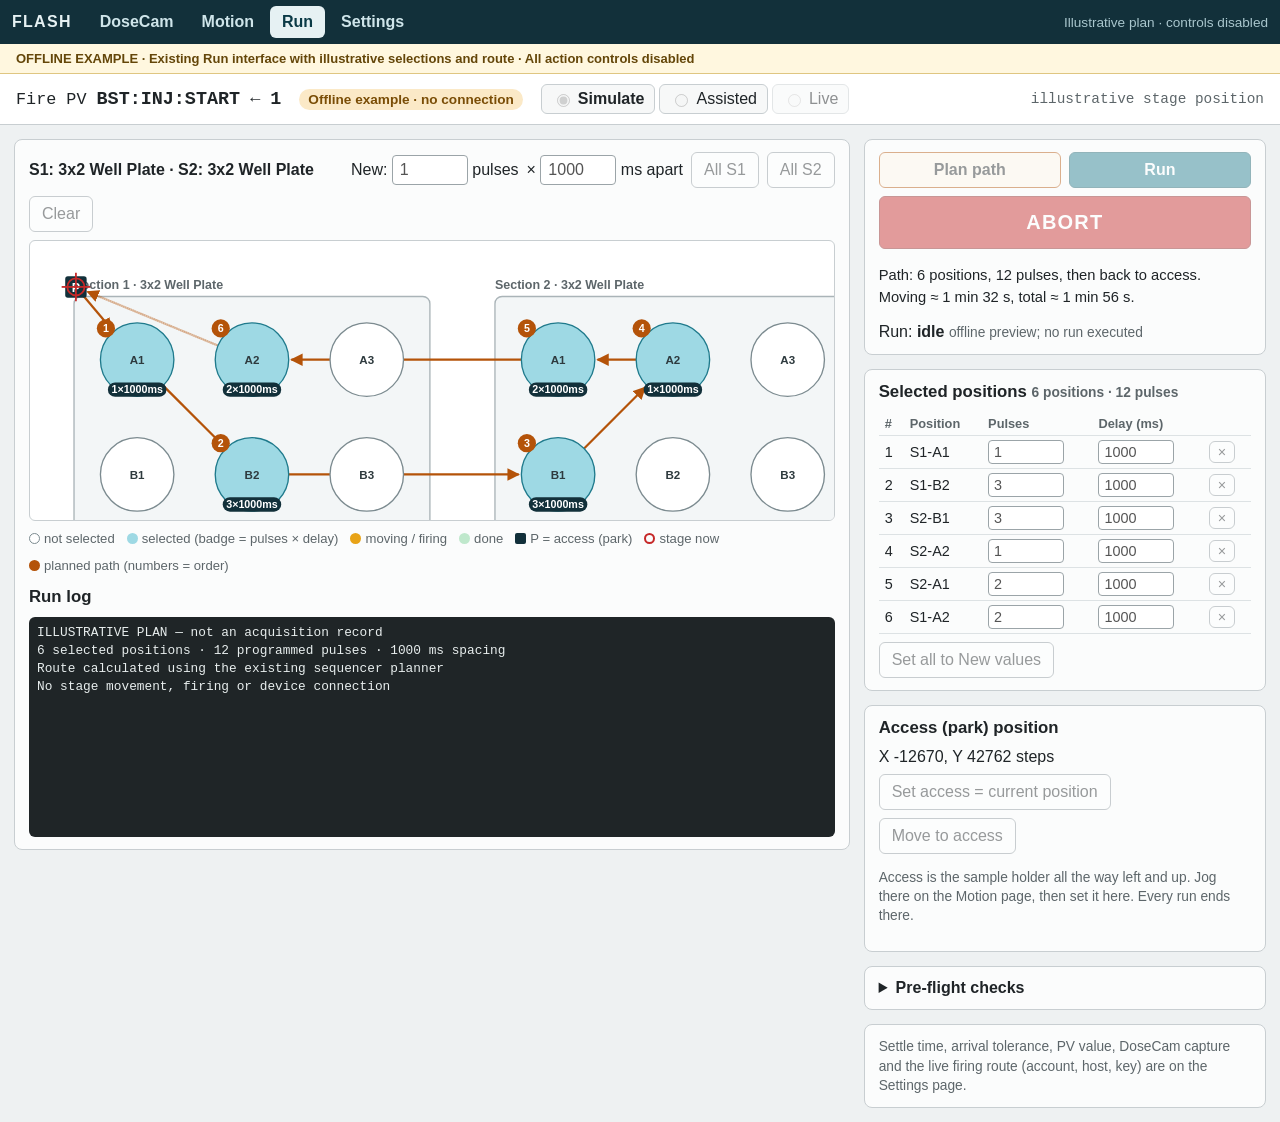
<file: docs/slides/2026-11-dosecam-film/examples/run-plan.html>
<!DOCTYPE html>
<!-- Derived from motor_control/templates/run.html and static/{geometry.js,nav.css}; no application files modified.
Template SHA256 0acb45b4c37b9b06f7afa37954019163711448d6536bef24bc877ce9819bc1f5
Geometry SHA256 a8e26a70aae1a986fd8bde29dbc3adddbff75e717aaabf59f5f4c2f60b527922
Route generated using only the pure planner functions extracted from motor_control/sequencer.py. -->

<html lang="en">
<head>
<meta charset="UTF-8">
<meta http-equiv="Content-Security-Policy" content="default-src 'none'; script-src 'unsafe-inline'; style-src 'unsafe-inline'; img-src data:; connect-src 'none'; base-uri 'none'; form-action 'none'">
<meta name="viewport" content="width=device-width, initial-scale=1.0">
<title>FLASH Run — offline illustrative plan</title>
<style>/* Site navigation shared by /motion/ and /run/ (DoseCam carries a copy inline). */
.site-nav {
    display: flex;
    align-items: center;
    gap: 4px;
    height: 44px;
    padding: 0 12px;
    background: #12303a;
    color: #e6f1f3;
    font-family: Arial, sans-serif;
    position: sticky;
    top: 0;
    z-index: 50;
}
.site-nav .site-title {
    font-weight: 800;
    letter-spacing: 0.08em;
    margin-right: 12px;
}
.site-nav a {
    color: #cfe5ea;
    text-decoration: none;
    padding: 7px 12px;
    border-radius: 6px;
    font-weight: 600;
}
.site-nav a:hover { background: #1d4552; color: #fff; }
.site-nav a[aria-current="page"] { background: #e6f1f3; color: #0b3a46; }
.site-nav-status {
    margin-left: auto;
    font-size: 0.85rem;
    color: #a9c6cd;
}
</style>

<script>// FLASH sample-holder geometry, shared by the Motion and Run pages.
// Units are motor steps unless a name says mm. Motor 0 = X (right +), motor 1 = Y (up +).
// Row 0 is the TOP row (A), so it has the largest Y.
(function (global) {
    const stepPerInch = 15837.6;
    const mmPerInch = 25.4;
    const sectionSpacing = 5.5 * stepPerInch;

    const holderTypes = {
        '3x2': { name: '3x2 Well Plate', plate: true, cols: 3, rows: 2, xSpacing: 1.5 * stepPerInch, ySpacing: 1.5 * stepPerInch, xOffset: 0, yOffset: 0.25 * stepPerInch },
        '4x3': { name: '4x3 Well Plate', plate: true, cols: 4, rows: 3, xSpacing: 1.0 * stepPerInch, ySpacing: 1.0 * stepPerInch, xOffset: 0, yOffset: 0 },
        '6x4': { name: '6x4 Well Plate', plate: true, cols: 6, rows: 4, xSpacing: 19.2 * stepPerInch / mmPerInch, ySpacing: 19.2 * stepPerInch / mmPerInch, xOffset: -9.9 * stepPerInch / mmPerInch, yOffset: -3.4 * stepPerInch / mmPerInch },
        '12x8': { name: '12x8 Well Plate', plate: true, cols: 12, rows: 8, xSpacing: 9 * stepPerInch / mmPerInch, ySpacing: 9 * stepPerInch / mmPerInch, xOffset: -11.4 * stepPerInch / mmPerInch, yOffset: -6.1 * stepPerInch / mmPerInch },
        'tubes': { name: 'Test Tube Rack', plate: false, cols: 3, rows: 1, xSpacing: 1.5 * stepPerInch, ySpacing: 1.5 * stepPerInch, xOffset: 0, yOffset: -5 * stepPerInch / mmPerInch },
        'puptubes': { name: 'Pup Tube Rack', plate: false, cols: 3, rows: 1, xSpacing: 1.5 * stepPerInch, ySpacing: 1.5 * stepPerInch, xOffset: -7 * stepPerInch / mmPerInch, yOffset: 31 * stepPerInch / mmPerInch },
        'l4l5tubes': { name: 'L4/L5 Tube Rack', plate: false, cols: 3, rows: 1, xSpacing: 1.5 * stepPerInch, ySpacing: 1.5 * stepPerInch, xOffset: 0, yOffset: 30 * stepPerInch / mmPerInch },
        'microtubes': { name: 'Micro Tube Rack', plate: false, cols: 4, rows: 2, xSpacing: 1.0 * stepPerInch, ySpacing: 1.75 * stepPerInch, xOffset: 0, yOffset: -0.4 * stepPerInch },
    };

    const originOffsets = { 1: { x: 0, y: 0 }, 2: { x: sectionSpacing, y: 0 } };

    function mmToSteps(mm) { return mm * stepPerInch / mmPerInch; }
    function stepsToMm(steps) { return steps * mmPerInch / stepPerInch; }

    // Linear interpolation in the Y-trim table (x and y in steps), flat beyond the ends.
    function yCorrection(corrections, x) {
        const c = (corrections || []).slice().sort((a, b) => a.x - b.x);
        if (c.length === 0) return 0;
        if (x <= c[0].x) return c[0].y;
        for (let i = 0; i < c.length - 1; i++) {
            if (x >= c[i].x && x <= c[i + 1].x) {
                const slope = (c[i + 1].y - c[i].y) / (c[i + 1].x - c[i].x || 1);
                return c[i].y + slope * (x - c[i].x);
            }
        }
        return c[c.length - 1].y;
    }

    // Same arithmetic as the original targeting page.
    function targetPosition(loadout, section, col, row, type) {
        type = type || loadout.sections[String(section)];
        const config = holderTypes[type];
        const off = loadout.targetOffsetMm || { x: 0, y: 0 };
        const x = originOffsets[section].x + config.xOffset + col * config.xSpacing + mmToSteps(off.x);
        const baseY = originOffsets[section].y + config.yOffset + (config.rows - 1 - row) * config.ySpacing;
        const y = baseY + yCorrection(loadout.yCorrections, x) + mmToSteps(off.y);
        return { x: Math.round(x), y: Math.round(y) };
    }

    function wellName(row, col) { return `${String.fromCharCode(65 + row)}${col + 1}`; }

    // Every target in the current loadout: {id, label, section, row, col, x, y, plate}
    function allTargets(loadout) {
        const out = [];
        for (const section of [1, 2]) {
            const type = loadout.sections[String(section)];
            const cfg = holderTypes[type];
            if (!cfg) continue;
            for (let row = 0; row < cfg.rows; row++) {
                for (let col = 0; col < cfg.cols; col++) {
                    const p = targetPosition(loadout, section, col, row, type);
                    const w = wellName(row, col);
                    out.push({ id: `${section}:${w}`, label: `S${section}-${w}`, well: w, section, row, col, type, plate: cfg.plate, x: p.x, y: p.y });
                }
            }
        }
        return out;
    }

    global.FlashGeometry = { stepPerInch, mmPerInch, sectionSpacing, holderTypes, originOffsets, mmToSteps, stepsToMm, yCorrection, targetPosition, wellName, allTargets };
})(window);
</script>
<style>
    :root {
        --ink: #1f2427; --muted: #5d666a; --line: #c8ced1; --bg: #eef1f2; --card: #fbfcfc;
        --sel: #1f7a8c; --sel-fill: #9ed9e4; --path: #b45309; --done: #2e9b54; --bad: #c62828;
        --warn: #b7791f; --active: #e8a317; --skip: #8c969b;
    }
    * { box-sizing: border-box; }
    html, body { margin: 0; font-family: Arial, sans-serif; color: var(--ink); background: var(--bg); }
    button, input, select { font: inherit; }
    button {
        border: 1px solid #8c969b; border-radius: 6px; padding: 8px 12px; background: #fff;
        color: var(--ink); cursor: pointer;
    }
    button:hover:not(:disabled) { background: #e6f2f5; }
    button:disabled { opacity: 0.45; cursor: not-allowed; }
    button:focus-visible, input:focus-visible, select:focus-visible { outline: 3px solid #3f95a8; outline-offset: 2px; }
    input, select { border: 1px solid #9ba4a8; border-radius: 4px; padding: 5px 7px; background: #fff; }
    h2 { font-size: 1.05rem; margin: 0 0 10px; }

    .fire-bar {
        display: flex; flex-wrap: wrap; align-items: center; gap: 10px 18px;
        padding: 10px 16px; background: #fff; border-bottom: 1px solid var(--line);
    }
    .pv { font-family: Consolas, "Courier New", monospace; font-size: 1.05rem; }
    .pv b { font-size: 1.15rem; }
    .chip { display: inline-block; padding: 3px 9px; border-radius: 999px; font-size: 0.85rem; font-weight: 700; background: #e5e8e9; }
    .chip.ok { background: #d5f0dd; color: #1c6b37; }
    .chip.warn { background: #fbe9c7; color: #7a4d06; }
    .chip.bad { background: #f6d2d2; color: #8c1c1c; }
    .modes { display: flex; gap: 4px; align-items: center; }
    .modes label { display: flex; gap: 5px; align-items: center; padding: 5px 10px; border: 1px solid var(--line); border-radius: 6px; background: #f7f8f8; cursor: pointer; }
    .modes label.disabled { opacity: 0.5; cursor: not-allowed; }
    .modes input:checked + span { font-weight: 800; }
    .mode-live input:checked + span { color: var(--bad); }
    .stage-readout { margin-left: auto; font-family: Consolas, monospace; font-size: 0.9rem; color: var(--muted); }

    .layout { display: grid; grid-template-columns: minmax(0, 1.35fr) minmax(360px, 0.65fr); gap: 14px; padding: 14px; }
    .card { background: var(--card); border: 1px solid var(--line); border-radius: 8px; padding: 12px 14px; }
    .map-card { position: relative; align-self: start; }
    .map-toolbar { display: flex; flex-wrap: wrap; gap: 8px; align-items: center; margin-bottom: 8px; }
    .map-toolbar .spacer { flex: 1; }
    .legend { display: flex; flex-wrap: wrap; gap: 12px; font-size: 0.82rem; color: var(--muted); margin-top: 6px; }
    .legend i { display: inline-block; width: 11px; height: 11px; border-radius: 50%; margin-right: 4px; vertical-align: -1px; }
    svg#map { width: 100%; height: auto; max-height: calc(100vh - 230px); background: #fff; border: 1px solid var(--line); border-radius: 6px; user-select: none; }
    .tgt { cursor: pointer; }
    .tgt circle.well { fill: #fff; stroke: #7c8b90; }
    .tgt:hover circle.well { fill: #e6f2f5; }
    .tgt.sel circle.well { fill: var(--sel-fill); stroke: var(--sel); }
    .tgt.focus circle.well { stroke: #0b3a46; }
    .tgt.st-moving circle.well, .tgt.st-settling circle.well { fill: #fde9b5; stroke: var(--active); }
    .tgt.st-firing circle.well { fill: var(--active); stroke: #8a5a00; animation: pulse 0.8s infinite alternate; }
    .tgt.st-done circle.well { fill: #bfe8cc; stroke: var(--done); }
    .tgt.st-skipped circle.well { fill: #e1e4e5; stroke: var(--skip); }
    .tgt.st-failed circle.well, .tgt.st-aborted circle.well { fill: #f6c9c9; stroke: var(--bad); }
    @keyframes pulse { from { opacity: 1; } to { opacity: 0.55; } }
    .well-label { fill: #2e3a3e; font-weight: 700; pointer-events: none; }
    .badge-bg { fill: #12303a; }
    .badge { fill: #fff; font-weight: 700; pointer-events: none; }
    .order-bg { fill: var(--path); }
    .order { fill: #fff; font-weight: 800; pointer-events: none; }
    .holder { fill: #f3f6f7; stroke: #aab4b8; }
    .holder-label { fill: #5d666a; font-weight: 700; }
    .leg { stroke: var(--path); fill: none; }
    .leg.home { stroke-dasharray: 6 5; }
    .leg.done { stroke: var(--done); opacity: 0.5; }
    .access rect { fill: #12303a; }
    .access text { fill: #fff; font-weight: 800; }
    .here, .access { pointer-events: none; }
    .here line { stroke: var(--bad); }
    .here circle { fill: none; stroke: var(--bad); }

    .side { display: flex; flex-direction: column; gap: 14px; min-width: 0; }
    .row { display: flex; flex-wrap: wrap; gap: 8px; align-items: center; }
    .row label { display: flex; gap: 6px; align-items: center; }
    .num { width: 76px; }
    .hint { color: var(--muted); font-size: 0.86rem; line-height: 1.4; }
    table { width: 100%; border-collapse: collapse; font-size: 0.9rem; }
    th, td { border-bottom: 1px solid #dde2e4; padding: 4px 6px; text-align: left; }
    th { color: var(--muted); font-weight: 600; font-size: 0.8rem; }
    td input { width: 76px; padding: 3px 5px; }
    tr.focus td { background: #e4f1f3; }
    .tbl-wrap { max-height: 260px; overflow-y: auto; }
    .actions { display: grid; grid-template-columns: 1fr 1fr; gap: 8px; }
    .btn-plan { background: #fff7ea; border-color: var(--path); font-weight: 700; }
    .btn-run { background: #1f7a8c; border-color: #155e6c; color: #fff; font-weight: 800; }
    .btn-run:hover:not(:disabled) { background: #176575; }
    .btn-abort {
        grid-column: 1 / -1; padding: 14px; font-size: 1.25rem; font-weight: 900; letter-spacing: 0.06em;
        background: var(--bad); border-color: #8c1c1c; color: #fff;
    }
    .btn-abort:hover:not(:disabled) { background: #a51f1f; }
    .plan-summary { font-size: 0.92rem; line-height: 1.5; }
    .run-state { font-weight: 800; }
    .operator {
        border: 2px solid var(--active); background: #fff8e6;
    }
    .operator[hidden] { display: none; }
    .operator code { display: block; padding: 10px; margin: 8px 0; background: #12303a; color: #fff; border-radius: 6px; font-size: 1.05rem; word-break: break-all; }
    .checks { list-style: none; margin: 0; padding: 0; font-size: 0.88rem; }
    .checks li { padding: 3px 0; }
    .checks li::before { content: "\25CF"; margin-right: 6px; }
    .checks li.ok::before { color: var(--done); }
    .checks li.warn::before { color: var(--warn); }
    .checks li.error::before { color: var(--bad); }
    #log { height: 220px; overflow-y: auto; font-family: Consolas, monospace; font-size: 0.8rem; background: #1f2527; color: #e8eeee; border-radius: 6px; padding: 8px; }
    #log div { margin-bottom: 3px; overflow-wrap: anywhere; }
    #log .ev-error, #log .ev-aborted, #log .ev-abort { color: #ff9b9b; }
    #log .ev-warn, #log .ev-operator { color: #ffd479; }
    #log .ev-done { color: #8fe3a8; }
    #log .ev-pulse { color: #f6c37a; }
    dialog { border: 1px solid var(--line); border-radius: 10px; max-width: 520px; }
    dialog::backdrop { background: rgba(0, 0, 0, 0.35); }
    .live-warn { color: var(--bad); font-weight: 700; }
    details summary { cursor: pointer; font-weight: 700; }
    .denied { color: var(--bad); font-weight: 700; }
    @media (max-width: 980px) { .layout { grid-template-columns: 1fr; } .side { order: -1; } .site-nav-status { display: none; } }
</style>
<style>.offline-example{padding:7px 16px;background:#fff7df;color:#644609;border-bottom:1px solid #dfc681;font:600 13px Arial,sans-serif}.tgt{pointer-events:none;cursor:default}a[aria-disabled]{cursor:default}</style>
</head>
<body>
<nav class="site-nav" aria-label="FLASH pages">
    <span class="site-title">FLASH</span>
    <a href="/">DoseCam</a>
    <a href="/motion/">Motion</a>
    <a href="/run/" aria-current="page">Run</a>
    <a href="/settings/">Settings</a>
    <span class="site-nav-status" id="nav-status"></span>
</nav>

<div class="offline-example">OFFLINE EXAMPLE · Existing Run interface with illustrative selections and route · All action controls disabled</div>
<div class="fire-bar">
    <div class="pv" title="Fired the same way as repeatPut.sh: caput PV VALUE, repeated, with the delay between">
        Fire PV <b id="pv-name">BST:INJ:START</b> &larr; <b id="pv-value">1</b> <span id="pv-value-label"></span>
    </div>
    <span class="chip" id="pv-chip">CA: checking...</span>
    <div class="modes" role="radiogroup" aria-label="Firing mode">
        <label title="Moves the stage and logs each pulse; nothing is written to the PV"><input type="radio" name="mode" value="simulate" checked><span>Simulate</span></label>
        <label title="Moves the stage, then waits at each position while an operator runs repeatPut.sh from a control-room console"><input type="radio" name="mode" value="assisted"><span>Assisted</span></label>
        <label class="mode-live disabled" id="mode-live-label" title="This server writes the PV itself. Needs WRITE access from this host."><input type="radio" name="mode" value="live" id="mode-live" disabled><span>Live</span></label>
    </div>
    <div class="stage-readout" id="stage-readout">stage: --</div>
</div>

<main class="layout">
    <section class="card map-card" aria-label="Target map">
        <div class="map-toolbar">
            <strong id="loadout-title">Loadout</strong>
            <span class="spacer"></span>
            <label>New: <input class="num" id="def-pulses" type="number" min="1" max="10000" step="1" value="1"> pulses</label>
            <label>&times; <input class="num" id="def-delay" type="number" min="0" max="3600000" step="any" value="1000"> ms apart</label>
            <button type="button" id="sel-all-1">All S1</button>
            <button type="button" id="sel-all-2">All S2</button>
            <button type="button" id="sel-clear">Clear</button>
        </div>
        <svg id="map" role="img" aria-label="Sample holder map; click a position to select it"></svg>
        <div class="legend">
            <span><i style="background:#fff;border:1px solid #7c8b90"></i>not selected</span>
            <span><i style="background:var(--sel-fill)"></i>selected (badge = pulses &times; delay)</span>
            <span><i style="background:var(--active)"></i>moving / firing</span>
            <span><i style="background:#bfe8cc"></i>done</span>
            <span><i style="background:#12303a;border-radius:2px"></i>P = access (park)</span>
            <span><i style="background:none;border:2px solid var(--bad)"></i>stage now</span>
            <span><i style="background:var(--path)"></i>planned path (numbers = order)</span>
        </div>
        <h2 style="margin-top:14px">Run log</h2>
        <div id="log" aria-live="polite"></div>
    </section>

    <aside class="side">
        <section class="card operator" id="operator" hidden aria-live="assertive">
            <h2>Operator: fire now</h2>
            <div id="operator-where"></div>
            <code id="operator-cmd"></code>
            <div class="row">
                <button type="button" id="op-copy">Copy command</button>
                <button type="button" id="op-fired" class="btn-run">Fired - continue</button>
                <button type="button" id="op-skip">Skip position</button>
            </div>
        </section>

        <section class="card">
            <div class="actions">
                <button type="button" class="btn-plan" id="btn-plan">Plan path</button>
                <button type="button" class="btn-run" id="btn-run" disabled>Run</button>
                <button type="button" class="btn-abort" id="btn-abort">ABORT</button>
            </div>
            <p class="plan-summary" id="plan-summary">Select positions on the map, then press <b>Plan path</b>.</p>
            <div>Run: <span class="run-state" id="run-state">idle</span> <span id="run-msg" class="hint"></span></div>
            <p class="denied" id="denied" hidden></p>
        </section>

        <section class="card">
            <h2>Selected positions <span class="hint" id="sel-count"></span></h2>
            <div class="tbl-wrap">
                <table>
                    <thead><tr><th>#</th><th>Position</th><th>Pulses</th><th>Delay (ms)</th><th></th></tr></thead>
                    <tbody id="sel-table"></tbody>
                </table>
            </div>
            <div class="row" style="margin-top:8px">
                <button type="button" id="apply-all">Set all to New values</button>
            </div>
        </section>

        <section class="card">
            <h2>Access (park) position</h2>
            <div class="row">
                <span id="access-readout">not set</span>
            </div>
            <div class="row" style="margin-top:8px">
                <button type="button" id="set-access">Set access = current position</button>
                <button type="button" id="goto-access">Move to access</button>
            </div>
            <p class="hint">Access is the sample holder all the way left and up. Jog there on the Motion page, then set it here. Every run ends there.</p>
        </section>

        <section class="card">
            <details>
                <summary>Pre-flight checks</summary>
                <ul class="checks" id="checks"><li>not run yet</li></ul>
                <div class="row" style="margin-top:6px">
                    <button type="button" id="btn-checks">Re-check</button>
                    <button type="button" id="btn-esp-low" hidden>Set ESP8266 input to LOW</button>
                </div>
            </details>
        </section>

        <section class="card">
            <p class="hint" style="margin:0">Settle time, arrival tolerance, PV value, DoseCam capture and the live firing route (account, host, key) are on the <a href="/settings/">Settings</a> page.</p>
        </section>

    </aside>
</main>

<dialog id="confirm">
    <form method="dialog">
        <h2 id="confirm-title">Start run?</h2>
        <div id="confirm-body" class="plan-summary"></div>
        <div id="confirm-live" hidden>
            <p class="live-warn">LIVE: this server will fire BST:INJ:START (<span id="confirm-route"></span>). Confirm the area is cleared and the beam permit is in place.</p>
            <label>Type <b>BST:INJ:START</b> to confirm: <input id="confirm-pv" autocomplete="off"></label>
        </div>
        <div class="row" style="margin-top:14px; justify-content:flex-end">
            <button value="cancel">Cancel</button>
            <button value="go" id="confirm-go" class="btn-run">Start</button>
        </div>
    </form>
</dialog>

<script>// Offline presentation fixture: original Run GUI rendering, no backend code.
// Template and geometry source SHA256 recorded below; fixture values are illustrative.
const G = window.FlashGeometry;
const svgNS = 'http://www.w3.org/2000/svg';
const $ = (id) => document.getElementById(id);
const active = () => false;
const fmtS = (s) => s >= 90 ? `${Math.floor(s / 60)} min ${Math.round(s % 60)} s` : `${Math.round(s * 10) / 10} s`;
const fmtMs = (d) => Number((Number(d) * 1000).toPrecision(6)).toString();
const badgeText = (s, compact) => `${s.pulses}×${fmtMs(s.delay)}${compact ? '' : 'ms'}`;
let runStatus = {state:'idle',run:null};
let planStale=false, focusId=null, hideFinishedRun=false, mapBounds=null, runAllowedHere=false;
function targets(){ return G.allTargets(loadout); }
function targetById(id){ return targets().find(t => t.id === id); }
function toggle(){} function changed(){}
const loadout={"sections": {"1": "3x2", "2": "3x2"}, "targetOffsetMm": {"x": 0, "y": 0}, "yCorrections": [], "access": {"x": -12670, "y": 42762}, "fire": {"value": 1}, "run": {"settle_s": 1.0, "tolerance_steps": 2, "default_pulses": 1, "default_delay": 1.0, "dosecam": true, "gate_width_us": 100, "esp_delay_us": 200}, "targets": {"1:A1": {"pulses": 1, "delay": 1.0}, "1:A2": {"pulses": 2, "delay": 1.0}, "1:B2": {"pulses": 3, "delay": 1.0}, "2:A1": {"pulses": 2, "delay": 1.0}, "2:A2": {"pulses": 1, "delay": 1.0}, "2:B1": {"pulses": 3, "delay": 1.0}}, "version": 0};
const selection={"1:A1": {"pulses": 1, "delay": 1.0}, "1:A2": {"pulses": 2, "delay": 1.0}, "1:B2": {"pulses": 3, "delay": 1.0}, "2:A1": {"pulses": 2, "delay": 1.0}, "2:A2": {"pulses": 1, "delay": 1.0}, "2:B1": {"pulses": 3, "delay": 1.0}};
const stepper={"pos": {"0": -12670, "1": 42762}};
const plan={"plan_id": "offline-example", "created": 0, "start": [-12670, 42762], "access": [-12670, 42762], "stops": [{"id": "1:A1", "label": "S1-A1", "x": 0, "y": 27716, "pulses": 1, "delay": 1.0}, {"id": "1:B2", "label": "S1-B2", "x": 23756, "y": 3959, "pulses": 3, "delay": 1.0}, {"id": "2:B1", "label": "S2-B1", "x": 87107, "y": 3959, "pulses": 3, "delay": 1.0}, {"id": "2:A2", "label": "S2-A2", "x": 110863, "y": 27716, "pulses": 1, "delay": 1.0}, {"id": "2:A1", "label": "S2-A1", "x": 87107, "y": 27716, "pulses": 2, "delay": 1.0}, {"id": "1:A2", "label": "S1-A2", "x": 23756, "y": 27716, "pulses": 2, "delay": 1.0}], "legs": [{"to": "1:A1", "from": [-12670, 42762], "dest": [0, 27716], "time_s": 6.7}, {"to": "1:B2", "from": [0, 27716], "dest": [23756, 3959], "time_s": 9.42}, {"to": "2:B1", "from": [23756, 3959], "dest": [87107, 3959], "time_s": 21.8}, {"to": "2:A2", "from": [87107, 3959], "dest": [110863, 27716], "time_s": 9.42}, {"to": "2:A1", "from": [110863, 27716], "dest": [87107, 27716], "time_s": 9.42}, {"to": "1:A2", "from": [87107, 27716], "dest": [23756, 27716], "time_s": 21.8}, {"to": "__access__", "from": [23756, 27716], "dest": [-12670, 42762], "time_s": 13.38}], "vmax": 3200.0, "accel": 1600.0, "settle_s": 1.0, "total_pulses": 12, "est_move_s": 91.9, "est_total_s": 115.6};
function el(tag, attrs, parent) {
    const e = document.createElementNS(svgNS, tag);
    for (const [k, v] of Object.entries(attrs || {})) e.setAttribute(k, v);
    if (parent) parent.appendChild(e);
    return e;
}

function render() {
    renderMap();
    renderTable();
    renderButtons();
}

function renderMap() {
    const svg = $('map');
    svg.replaceChildren();
    if (!loadout) return;
    const ts = targets();
    const pts = ts.map((t) => [t.x, t.y]);
    if (loadout.access) pts.push([loadout.access.x, loadout.access.y]);
    if (stepper && stepper.pos['0'] != null) pts.push([stepper.pos['0'], stepper.pos['1']]);
    const xs = pts.map((p) => p[0]), ys = pts.map((p) => p[1]);
    const pad = 0.6 * G.stepPerInch;
    const minX = Math.min(...xs) - pad, maxX = Math.max(...xs) + pad;
    const minY = Math.min(...ys) - pad, maxY = Math.max(...ys) + pad;
    const W = maxX - minX, H = maxY - minY;
    svg.setAttribute('viewBox', `${minX} ${-maxY} ${W} ${H}`);
    const u = W / 900;                       // ~1 screen pixel at 900 px wide
    const runState = (runStatus.run && runStatus.run.stop_state) || {};
    const showRun = runStatus.run && (active() || (!hideFinishedRun && ['done', 'aborted', 'failed'].includes(runStatus.state)));

    // holders
    for (const section of [1, 2]) {
        const st = ts.filter((t) => t.section === section);
        if (!st.length) continue;
        const cfg = G.holderTypes[loadout.sections[String(section)]];
        const m = Math.min(cfg.xSpacing, cfg.ySpacing) * 0.55;
        const sx = st.map((t) => t.x), sy = st.map((t) => t.y);
        const x0 = Math.min(...sx) - m, x1 = Math.max(...sx) + m, y0 = Math.min(...sy) - m, y1 = Math.max(...sy) + m;
        el('rect', { class: 'holder', x: x0, y: -y1, width: x1 - x0, height: y1 - y0, rx: 8 * u, 'stroke-width': 1.5 * u }, svg);
        const lbl = el('text', { class: 'holder-label', x: x0, y: -y1 - 8 * u, 'font-size': 14 * u }, svg);
        lbl.textContent = `Section ${section} · ${cfg.name}`;
    }

    // path
    const order = {};
    const drawPlan = plan && !planStale ? plan : (showRun && runStatus.plan ? runStatus.plan : null);
    if (drawPlan) {
        const defs = el('defs', {}, svg);
        const mk = el('marker', { id: 'arrow', viewBox: '0 0 10 10', refX: 9, refY: 5, markerUnits: 'userSpaceOnUse',
            markerWidth: 14 * u, markerHeight: 14 * u, orient: 'auto-start-reverse' }, defs);
        el('path', { d: 'M0,0 L10,5 L0,10 z', fill: getComputedStyle(document.documentElement).getPropertyValue('--path') }, mk);
        drawPlan.stops.forEach((s, i) => { order[s.id] = i + 1; });
        const rOf = (id) => {
            const t = targetById(id);
            if (!t) return 9 * u;
            const cfg = G.holderTypes[t.type];
            return Math.min(cfg.xSpacing, cfg.ySpacing) * 0.32;
        };
        const g = el('g', {}, svg);
        drawPlan.legs.forEach((leg) => {
            const [x0, y0] = leg.from, [x1, y1] = leg.dest;
            const dx = x1 - x0, dy = y1 - y0, len = Math.hypot(dx, dy);
            if (len < 1) return;
            const r1 = leg.to === '__access__' ? 14 * u : rOf(leg.to) + 3 * u;
            const shrink0 = Math.min(len * 0.3, 10 * u);
            const ex = x1 - dx / len * r1, ey = y1 - dy / len * r1;
            const fromStop = drawPlan.stops.find((s) => s.x === x0 && s.y === y0);
            const doneLeg = showRun && runState[leg.to] && ['done', 'skipped'].includes(runState[leg.to]);
            el('line', { class: `leg${leg.to === '__access__' ? ' home' : ''}${doneLeg ? ' done' : ''}`,
                x1: x0 + dx / len * (fromStop ? rOf(fromStop.id) : shrink0), y1: -(y0 + dy / len * (fromStop ? rOf(fromStop.id) : shrink0)),
                x2: ex, y2: -ey, 'stroke-width': 2.5 * u, 'marker-end': 'url(#arrow)' }, g);
        });
    }

    // targets
    for (const t of ts) {
        const cfg = G.holderTypes[t.type];
        const r = Math.min(cfg.xSpacing, cfg.ySpacing) * 0.32;
        const s = selection[t.id];
        const st = showRun ? runState[t.id] : null;
        const g = el('g', { class: `tgt${s ? ' sel' : ''}${focusId === t.id ? ' focus' : ''}${st ? ' st-' + st : ''}`,
            tabindex: 0, role: 'button', 'aria-pressed': s ? 'true' : 'false',
            'aria-label': `${t.label}${s ? `, ${s.pulses} pulses, ${s.delay} s apart` : ''}` }, svg);
        el('circle', { class: 'well', cx: t.x, cy: -t.y, r, 'stroke-width': (focusId === t.id ? 3 : 1.5) * u }, g);
        const fs = Math.min(r * 0.75, 13 * u);
        const lt = el('text', { class: 'well-label', x: t.x, y: -t.y + fs * 0.35, 'text-anchor': 'middle', 'font-size': fs }, g);
        lt.textContent = t.well;
        const title = el('title', {}, g);
        title.textContent = `${t.label}  X ${t.x}  Y ${t.y}`;
        if (s) {
            const txt = badgeText(s, r < 20 * u);
            const bfs = Math.max(9 * u, Math.min(r * 0.62, 12 * u));
            const bw = txt.length * bfs * 0.62 + 6 * u, bh = bfs * 1.35;
            const by = -t.y + r * 0.62;
            el('rect', { class: 'badge-bg', x: t.x - bw / 2, y: by, width: bw, height: bh, rx: bh / 2 }, g);
            const bt = el('text', { class: 'badge', x: t.x, y: by + bh * 0.74, 'text-anchor': 'middle', 'font-size': bfs }, g);
            bt.textContent = txt;
        }
        if (order[t.id]) {
            const ofs = Math.max(9 * u, Math.min(r * 0.6, 12 * u));
            const cx = t.x - r * 0.85, cy = -t.y - r * 0.85;
            el('circle', { class: 'order-bg', cx, cy, r: ofs * 0.85 }, g);
            const ot = el('text', { class: 'order', x: cx, y: cy + ofs * 0.36, 'text-anchor': 'middle', 'font-size': ofs }, g);
            ot.textContent = order[t.id];
        }
        g.addEventListener('click', () => toggle(t.id));
        g.addEventListener('keydown', (e) => { if (e.key === 'Enter' || e.key === ' ') { e.preventDefault(); toggle(t.id); } });
    }

    // access marker
    if (loadout.access) {
        const a = loadout.access, s = 12 * u;
        const g = el('g', { class: 'access' }, svg);
        el('rect', { x: a.x - s, y: -a.y - s, width: 2 * s, height: 2 * s, rx: 3 * u }, g);
        const t = el('text', { x: a.x, y: -a.y + s * 0.45, 'text-anchor': 'middle', 'font-size': 14 * u }, g);
        t.textContent = 'P';
        el('title', {}, g).textContent = `Access (park) X ${a.x} Y ${a.y}`;
    }

    // current stage position
    if (stepper && stepper.pos['0'] != null) {
        const x = stepper.pos['0'], y = stepper.pos['1'], s = 16 * u;
        const g = el('g', { class: 'here', id: 'here', transform: `translate(${x} ${-y})` }, svg);
        el('line', { x1: -s, y1: 0, x2: s, y2: 0, 'stroke-width': 2 * u }, g);
        el('line', { x1: 0, y1: -s, x2: 0, y2: s, 'stroke-width': 2 * u }, g);
        el('circle', { cx: 0, cy: 0, r: s * 0.6, 'stroke-width': 2 * u }, g);
        mapBounds = { minX, maxX, minY, maxY };
    }
}

function renderTable() {
    const tb = $('sel-table');
    tb.replaceChildren();
    const ids = Object.keys(selection);
    const ord = {};
    if (plan && !planStale) plan.stops.forEach((s, i) => { ord[s.id] = i + 1; });
    const all = targets();
    const sorted = all.filter((t) => selection[t.id]).sort((a, b) => (ord[a.id] || 1e9) - (ord[b.id] || 1e9));
    let pulses = 0;
    for (const t of sorted) {
        const s = selection[t.id];
        pulses += s.pulses;
        const tr = document.createElement('tr');
        if (t.id === focusId) tr.className = 'focus';
        const cells = [ord[t.id] || '', t.label];
        cells.forEach((c) => { const td = document.createElement('td'); td.textContent = c; tr.appendChild(td); });
        const mkInput = (key, min, max, step) => {
            const td = document.createElement('td');
            const inp = document.createElement('input');
            Object.assign(inp, { type: 'number', min, max, step,
                value: key === 'delay' ? fmtMs(s.delay) : s[key] });
            inp.disabled = active();
            inp.setAttribute('aria-label', `${t.label} ${key}`);
            inp.addEventListener('focus', () => { focusId = t.id; renderMap(); });
            inp.addEventListener('change', () => {
                let v = key === 'pulses' ? parseInt(inp.value, 10) : parseFloat(inp.value);
                if (key === 'delay') {                     // entered in ms, stored in s
                    if (!Number.isFinite(v)) v = 0;
                    s.delay = Math.min(max, Math.max(min, v)) / 1000;
                    inp.value = fmtMs(s.delay);
                    changed();
                    return;
                }
                if (!Number.isFinite(v)) v = key === 'pulses' ? 1 : 0;
                v = Math.min(max, Math.max(min, v));
                s[key] = v;
                inp.value = v;
                changed();
            });
            td.appendChild(inp);
            tr.appendChild(td);
        };
        mkInput('pulses', 1, 10000, 1);
        mkInput('delay', 0, 3600000, 'any');
        const td = document.createElement('td');
        const rm = document.createElement('button');
        rm.type = 'button'; rm.textContent = '×'; rm.title = `Remove ${t.label}`; rm.disabled = active();
        rm.style.padding = '2px 8px';
        rm.addEventListener('click', () => { delete selection[t.id]; changed(); });
        td.appendChild(rm); tr.appendChild(td);
        tb.appendChild(tr);
    }
    $('sel-count').textContent = ids.length ? `${ids.length} positions · ${pulses} pulses` : '';
}

function renderButtons() {
    const n = Object.keys(selection).length;
    const busy = active();
    $('btn-plan').disabled = busy || n === 0 || !runAllowedHere;
    $('btn-run').disabled = busy || !plan || planStale || !runAllowedHere;
    $('btn-abort').disabled = false;
    ['sel-all-1', 'sel-all-2', 'sel-clear', 'apply-all', 'set-access', 'goto-access', 'btn-esp-low']
        .forEach((id) => { $(id).disabled = busy || (!runAllowedHere && id !== 'sel-clear'); });
    const st = runStatus.state;
    $('run-state').textContent = st;
    $('run-state').style.color = st === 'done' ? 'var(--done)' : (['failed', 'aborted', 'aborting'].includes(st) ? 'var(--bad)' : (busy ? 'var(--path)' : ''));
    $('run-msg').textContent = runStatus.run && st !== 'idle' ? (runStatus.run.message || '') : '';
    if (plan && !planStale) {
        const mode = currentMode();
        $('plan-summary').innerHTML = '';
        $('plan-summary').append(
            `Path: ${plan.stops.length} positions, ${plan.total_pulses} pulses, then back to access. `,
            `Moving ≈ ${fmtS(plan.est_move_s)}, total ≈ ${fmtS(plan.est_total_s)}`
            + (mode === 'assisted' ? ' plus operator time.' : '.'));
    } else if (n) {
        $('plan-summary').textContent = 'Press Plan path to order the positions and draw the route.';
    } else {
        $('plan-summary').textContent = 'Select positions on the map, then press Plan path.';
    }
    const op = runStatus.run && runStatus.run.operator_command && st === 'waiting_operator';
    $('operator').hidden = !op;
    if (op) {
        $('operator-cmd').textContent = runStatus.run.operator_command;
        const idx = runStatus.run.index;
        const stop = runStatus.plan && runStatus.plan.stops[idx];
        $('operator-where').textContent = stop ? `Stage is at ${stop.label} (${idx + 1} of ${runStatus.plan.stops.length}). Run this from a control-room console:` : '';
    }
}

// ---------------------------------------------------------------- PV / mode
function currentMode() { return document.querySelector('input[name="mode"]:checked').value; }


render();
$('loadout-title').textContent = `S1: ${G.holderTypes[loadout.sections['1']].name} · S2: ${G.holderTypes[loadout.sections['2']].name}`;
$('access-readout').textContent = `X ${loadout.access.x}, Y ${loadout.access.y} steps`;
$('pv-chip').textContent='Offline example · no connection'; $('pv-chip').className='chip warn';
$('nav-status').textContent='Illustrative plan · controls disabled';
$('stage-readout').textContent='illustrative stage position';
$('run-msg').textContent='offline preview; no run executed';
$('checks').innerHTML='<li>Offline preview; no device checks performed</li>';
$('log').innerHTML='<div>ILLUSTRATIVE PLAN — not an acquisition record</div><div>6 selected positions · 12 programmed pulses · 1000 ms spacing</div><div>Route calculated using the existing sequencer planner</div><div>No stage movement, firing or device connection</div>';
document.querySelectorAll('button,input,select').forEach(e => {e.disabled=true;});
document.querySelectorAll('.tgt').forEach(e => {e.setAttribute('tabindex','-1');e.setAttribute('aria-disabled','true');});
document.querySelectorAll('a').forEach(e=>{e.removeAttribute('href');e.setAttribute('aria-disabled','true');});
</script>
</body>
</html>
</file>
<file: docs/slides/2026-11-dosecam-film/style.css>
:root{--bg:#fff;--ink:#172b3a;--ink2:#526471;--blue:#2363ad;--teal:#067c87;--orange:#ac4e10;--rule:#d5dfe6;--nav:#f1f5f8;--pc:#e0eff8;--aside:248px;color-scheme:light}
:root[data-theme=night]{--bg:#111c26;--ink:#e4edf5;--ink2:#acbdcc;--blue:#83baff;--teal:#65d2db;--orange:#ffb473;--rule:#3b4e60;--nav:#182733;--pc:#253e50;color-scheme:dark}
*{box-sizing:border-box}html,body{height:100%;margin:0;background:var(--bg);color:var(--ink);font-family:"Segoe UI",Arial,sans-serif}
.outline{position:fixed;inset:0 auto 0 0;width:var(--aside);padding:30px 22px;background:var(--nav);border-right:1px solid var(--rule);display:flex;flex-direction:column;z-index:20;overflow:auto}
.outline a{color:var(--ink);text-decoration:none}.outline .brand{font-size:27px;font-weight:700;letter-spacing:-1px}.deck-meta{color:var(--ink2);font-size:15px;line-height:1.5;margin:10px 0 28px}.deck-meta span{font-size:12px}
.outline nav{display:grid;gap:7px}.outline nav a{display:flex;gap:10px;padding:11px 8px;font-size:14px;line-height:1.4;border-left:3px solid transparent}.outline nav a span{font-size:11px;letter-spacing:1px;padding-top:2px;color:var(--ink2)}.outline nav a[aria-current]{border-color:var(--blue);background:var(--bg);color:var(--blue);font-weight:600}
.outline a:focus-visible,button:focus-visible{outline:3px solid var(--teal);outline-offset:3px}.outline-bottom{margin-top:auto;padding-top:25px}.outline-bottom>a{font-size:12px;line-height:1.5;display:block;color:var(--blue)}.outline-bottom button{margin-top:20px;border:1px solid var(--rule);border-radius:5px;background:var(--bg);color:var(--ink);padding:10px 14px;cursor:pointer;font:inherit;font-size:13px;width:100%;text-align:left}.outline-bottom p{font-size:11px;color:var(--ink2);line-height:1.7;margin:16px 0 0}
.reveal{position:absolute;left:var(--aside);width:calc(100% - var(--aside));height:100%;font-size:26px;color:var(--ink);font-family:inherit}.reveal .slides{text-align:left}.reveal h1{font-size:1.53em;font-weight:700;letter-spacing:-.025em;line-height:1.14;margin:0 0 .48em;color:var(--ink)}.reveal h2{font-size:1.08em;font-weight:650;margin:0 0 .6em;line-height:1.2}.reveal p{font-size:.92em;line-height:1.34;margin:.5em 0}.reveal .lead{font-size:1em;line-height:1.34;margin-bottom:.85em}.reveal .eyebrow{font-size:.52em;letter-spacing:.07em;text-transform:uppercase;color:var(--ink2);margin-bottom:1em}.reveal a{color:var(--blue);text-decoration:underline;text-decoration-thickness:1px;text-underline-offset:3px}.reveal table{width:100%;border-collapse:collapse;font-size:.76em;margin:.6em 0}.reveal th,.reveal td{padding:.52em .5em;border-bottom:1px solid var(--rule);text-align:left;vertical-align:top;line-height:1.3}.reveal th{font-size:.88em;font-weight:600;color:var(--ink2)}#scatter td:nth-child(2){white-space:nowrap}#scatter td:first-child{width:26%}#scatter td:nth-child(2){width:16%}.reveal .takeaway{border-top:2px solid var(--teal);padding-top:.65em;margin-top:1em;font-size:.84em}.reveal .sources{font-size:.51em;line-height:1.45;color:var(--ink2);margin-top:1.15em}.columns{display:grid;grid-template-columns:1fr 1fr;gap:1.3em;align-items:start}.reveal .small{font-size:.65em;line-height:1.35;color:var(--ink2)}.reveal figure{margin:0}.reveal img.qe{display:block;width:100%;height:auto;margin:0;background:white;border-radius:3px}.reveal figcaption{font-size:.58em;line-height:1.35;color:var(--ink2);margin:.5em 0 .8em}.reveal .scenarios{font-size:.64em}.reveal .caution{color:var(--orange)}.reveal .emphasis{background:var(--nav)}.reveal .noise-table{font-size:.88em;margin:1em 0}.compact p{font-size:.79em}.reveal ol{padding-left:1.1em;margin:0}.reveal li{font-size:.85em;line-height:1.35;margin:0 0 .7em}.geometry{grid-template-columns:1.1fr 1fr;gap:1em}.geometry p{font-size:.8em;margin:0 0 .7em}.geometry svg{width:100%;height:auto}.svg-label{font:20px "Segoe UI",Arial,sans-serif;fill:var(--ink)}.svg-small{font:17px "Segoe UI",Arial,sans-serif;fill:var(--ink2)}.reveal .controls{color:var(--blue)}.reveal .progress{color:var(--teal);height:3px}.reveal .slide-number{color:var(--ink2);background:var(--nav);font-family:inherit;padding:7px;font-size:12px;right:12px;bottom:10px}
@media(max-width:900px){:root{--aside:190px}.outline{padding:20px 12px}.outline nav a{font-size:12px;padding:9px 5px}.deck-meta{font-size:13px}.outline .brand{font-size:23px}}
@media(max-width:620px){:root{--aside:0px}.outline{position:fixed;inset:0 0 auto 0;width:100%;height:132px;padding:10px 12px;display:block;border-right:0;border-bottom:1px solid var(--rule);overflow:auto}.outline .brand{font-size:19px}.deck-meta{display:none}.outline nav{display:flex;gap:4px;margin-top:7px}.outline nav a{font-size:11px;max-width:20%;padding:4px;border-left:0;border-bottom:2px solid transparent}.outline nav a span{display:none}.outline-bottom{position:absolute;right:12px;top:9px;padding:0}.outline-bottom>a,.outline-bottom p{display:none}.outline-bottom button{width:auto;margin:0;padding:5px 9px;font-size:11px}.reveal{top:132px;height:calc(100% - 132px)}}
@media print{.outline{display:none}.reveal{left:0;width:100%}html,body{background:white;color:#172b3a}.reveal .sources{font-size:14px}}
:root{--r-background-color:var(--bg)}.reveal-viewport,.reveal .backgrounds{background:var(--bg)}

.reveal b,.reveal strong{font-weight:700}
.system-layout{grid-template-columns:.86fr 1.3fr;gap:1.2em}.system-layout p{font-size:.84em}.system-layout svg{width:100%;height:auto;margin:.45em 0}.system-layout .timing-note{font-size:.72em;line-height:1.38}.reveal .target-photo{margin-top:.65em}.target-photo img{display:block;width:100%;height:245px;object-fit:contain;background:var(--nav)}.target-photo figcaption{margin-top:.45em}
.frame-figure img{display:block;width:100%;height:320px;object-fit:contain;background:white}.frame-figure figcaption{margin:.4em 0}.reveal .comparison-table{font-size:.76em;margin:.5em 0}.comparison-table th,.comparison-table td{padding:.3em .55em}.comparison-table td{font-variant-numeric:tabular-nums}.reveal .comparison-summary{font-size:.8em;line-height:1.35;margin:.6em 0}.reveal #comparison .sources{margin-top:.65em}
.reveal .error-table{font-size:.7em;margin:.55em 0}.error-table th,.error-table td{padding:.25em .5em}.error-table td:first-child{width:25%}.error-table td:nth-child(2){width:23%;white-space:normal}#scatter .takeaway{font-size:.77em;margin-top:.75em}#scatter .sources{margin-top:.75em}

#scatter .error-table{font-size:.80em}
#scatter .error-table th,#scatter .error-table td{padding:.40em .48em}
#scatter .error-table td:first-child{width:20%}
#scatter .error-table td:nth-child(2){width:19%;white-space:normal}
#scatter .sources{font-size:.58em}

.alignment-examples{gap:1.4em;margin-top:.7em}.alignment-examples h2{font-size:.83em;margin-bottom:.35em}.alignment-examples svg{display:block;width:440.51px;max-width:100%;height:360px;margin:0 auto;overflow:hidden;background:#fff}.alignment-examples figcaption{font-size:.65em;margin:.45em 0}.reveal .alignment-plan{font-size:.86em;margin:.8em 0 .5em}#alignment .sources{margin-top:.8em}

#alignment .alignment-examples svg{width:367.09px;height:300px}.fiducial-plan{gap:1.4em;margin-top:.6em}.fiducial-plan p{font-size:.78em}.reveal #alignment .small{font-size:.62em;margin-top:.45em}
.corexy-layout{grid-template-columns:1.25fr 1fr;align-items:center;gap:1.4em}.corexy-figure svg{display:block;width:100%;height:auto;overflow:hidden;background:white}.corexy-figure figcaption{font-size:.6em}.upgrade-copy p{font-size:.85em;margin:0 0 .85em}.reveal .run-flow{display:block;width:100%;height:auto;margin:1em 0 .6em}.automation-layout{gap:1.5em}.automation-layout h2{font-size:1em}.automation-layout p{font-size:.87em}.reveal #automation .takeaway{margin-top:1.1em;font-size:.8em}
@media(max-width:620px){.outline nav{overflow-x:auto;max-width:100%;padding-bottom:4px}.outline nav a{flex:0 0 auto;max-width:none}}
.run-gui-figure svg{display:block;width:100%;max-width:1150px;height:auto;margin:0 auto;overflow:hidden;border:1px solid var(--rule);background:#f2f6f8}.run-gui-figure>a{display:block}.reveal .run-gui-figure figcaption{font-size:.64em;margin:.5em 0}.reveal #automation .sources{margin-top:.8em}
.torque-estimate{border-top:2px solid var(--teal);padding-top:.65em;margin-top:.6em}.torque-estimate h2{font-size:.87em;margin:0 0 .45em}.upgrade-copy .torque-result{font-size:1.13em;color:var(--teal);margin:0 0 .35em}.upgrade-copy .torque-assumptions{font-size:.63em;line-height:1.4;margin-bottom:.8em}.upgrade-copy .torque-specs{font-size:.76em;line-height:1.45;margin-bottom:.65em}.upgrade-copy .torque-caveat{font-size:.66em;line-height:1.4;margin-bottom:0}
</file>
